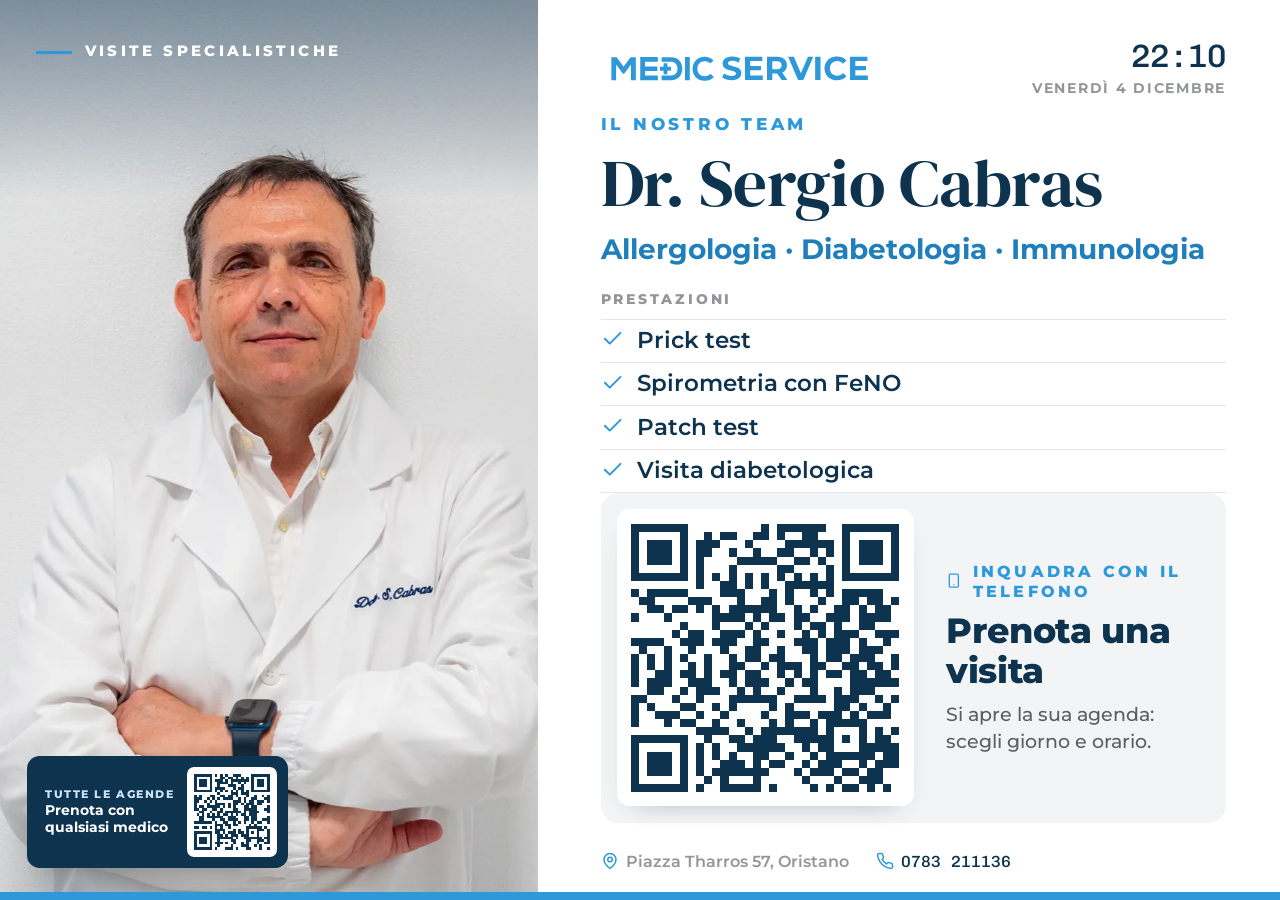
<file: display/index.html>
<!DOCTYPE html>
<html lang="it">
<head>
<meta charset="utf-8">
<meta name="viewport" content="width=device-width, initial-scale=1">
<meta name="robots" content="noindex, nofollow">
<title>Medic Service — Display sala d'attesa</title>
<link rel="icon" href="/assets/monogram.svg">
<link rel="preconnect" href="https://fonts.googleapis.com">
<link rel="preconnect" href="https://fonts.gstatic.com" crossorigin>
<link href="https://fonts.googleapis.com/css2?family=Chivo+Mono:wght@400;500&family=DM+Serif+Display&family=Montserrat:wght@500;600;700;800&display=swap" rel="stylesheet">
<!--
  Display TV per la sala d'attesa: carosello a schermo intero, un medico alla volta,
  con QR code alla sua agenda MioDottore. Ogni tanto una schermata servizio.

  Parametri URL (facoltativi):
    ?t=25        secondi per schermata (default 22)
    ?ogni=4      una schermata servizio ogni N medici (0 = solo medici)
    ?mescola=1   ordine casuale dei medici a ogni giro
    ?da=cadeddu  parte dal medico indicato (utile per controllare una scheda)

  Dati in data.js, generati con: python3 scripts/build-display.py
  Tasti: ← → per scorrere, spazio per pausa, F per schermo intero.
-->
<style>
  :root {
    --navy: #0E334F;
    --brand: #2D99DA;
    --brand-dk: #1F7FBC;
    --blue-pale: #C9E2F4;
    --oak: #C7AA80;
    --g700: #5C5E62;
    --g500: #939599;
    --g150: #E4E5E7;
    --g075: #F3F4F5;
    --paper: #FFFFFF;
    --sans: "Montserrat", system-ui, "Segoe UI", sans-serif;
    --display: "DM Serif Display", Georgia, serif;
    --num: "Chivo Mono", ui-monospace, monospace;
    --fade: 900ms;
  }
  * { box-sizing: border-box; }
  html, body { margin: 0; height: 100%; overflow: hidden; }
  body {
    background: var(--navy);
    color: var(--navy);
    font-family: var(--sans);
    -webkit-font-smoothing: antialiased;
    cursor: none;
  }
  svg { display: block; }

  /* ---------- stage: tutto scala sull'altezza (16:9) ---------- */
  .stage { position: fixed; inset: 0; }
  .slide {
    position: absolute; inset: 0;
    display: grid; grid-template-columns: 42% 58%;
    opacity: 0; transition: opacity var(--fade) ease;
    background: var(--paper);
  }
  .slide.is-on { opacity: 1; }

  /* ---------- colonna immagine ---------- */
  .media { position: relative; overflow: hidden; background: var(--navy); }
  .media img {
    position: absolute; inset: 0; width: 100%; height: 100%;
    object-fit: cover; object-position: 50% 18%;
    transform: scale(1.04); transition: transform 24s linear;
  }
  .slide.is-on .media img { transform: scale(1); }
  .media::before {
    content: ""; position: absolute; inset: 0 0 auto 0; height: 22%; z-index: 1;
    background: linear-gradient(180deg, rgba(14,51,79,.45), rgba(14,51,79,0));
  }
  .media__badge {
    position: absolute; left: 4vh; top: 4.6vh; z-index: 1;
    color: #fff; font-weight: 800; font-size: 1.7vh; letter-spacing: .22em; text-transform: uppercase;
  }
  .media__badge::before {
    content: ""; display: inline-block; width: 4vh; height: .3vh; background: var(--brand);
    vertical-align: middle; margin-right: 1.4vh;
  }
  /* medico senza foto / servizio: pannello navy con monogramma */
  .media--mark { display: flex; align-items: center; justify-content: center; }
  .media--mark .mark-bg {
    position: absolute; right: -14vh; bottom: -12vh; width: 70vh; opacity: .05;
  }
  .media--mark .initials {
    position: relative; z-index: 1;
    width: 34vh; height: 34vh; border-radius: 50%;
    border: .35vh solid rgba(255,255,255,.25);
    display: flex; align-items: center; justify-content: center;
    font-family: var(--display); font-size: 14vh; color: #fff; letter-spacing: .02em;
  }
  .media--mark .service-icon {
    position: relative; z-index: 1;
    width: 36vh; height: 36vh; border-radius: 50%;
    background: rgba(45,153,218,.16); border: .35vh solid rgba(45,153,218,.45);
    display: flex; align-items: center; justify-content: center; color: #fff;
  }
  .media--mark .service-icon svg { width: 16vh; height: 16vh; }

  /* ---------- colonna testo ---------- */
  .body {
    position: relative;
    display: flex; flex-direction: column;
    padding: 12.5vh 6vh 9vh 7vh;
  }
  .eyebrow {
    font-weight: 800; font-size: 1.9vh; letter-spacing: .22em; text-transform: uppercase; color: var(--brand);
  }
  .name {
    font-family: var(--display); font-weight: 400;
    font-size: 7.4vh; line-height: 1.04; letter-spacing: -.01em;
    margin: 1.6vh 0 0;
  }
  .name.is-long { font-size: 6.2vh; }
  .specs {
    margin-top: 1.6vh; font-size: 3.1vh; font-weight: 700; color: var(--brand-dk); line-height: 1.25;
  }
  .lead { margin-top: 2vh; font-size: 2.6vh; line-height: 1.45; color: var(--g700); font-weight: 500; max-width: 80vh; }

  .prest-block { margin-top: 2.6vh; }
  .prest { margin: 0; padding: 0; list-style: none; }
  .prest__title {
    font-size: 1.6vh; font-weight: 800; letter-spacing: .2em; text-transform: uppercase; color: var(--g500);
    margin-bottom: 1.2vh;
  }
  .prest li {
    display: flex; align-items: flex-start;
    font-size: 2.55vh; font-weight: 600; line-height: 1.3; color: var(--navy);
    padding: .7vh 0; border-top: .15vh solid var(--g150);
  }
  .prest li:last-child { border-bottom: .15vh solid var(--g150); }
  .prest li svg { flex: none; width: 2.6vh; height: 2.6vh; color: var(--brand); margin: .15vh 1.5vh 0 0; }

  /* ---------- blocco QR ---------- */
  .book {
    margin-top: auto;
    display: flex; align-items: center;
    background: var(--g075); border-radius: 2vh;
    padding: 1.8vh 3.2vh 1.8vh 1.8vh;
  }
  .qr {
    flex: none; width: 33vh; height: 33vh; padding: 1.6vh;
    background: #fff; border-radius: 1.4vh;
    box-shadow: 0 1.2vh 3vh -2vh rgba(14,51,79,.45);
  }
  .qr svg { width: 100%; height: 100%; fill: var(--navy); }
  .book__copy { margin-left: 3.6vh; }
  .book__kicker {
    display: flex; align-items: center;
    font-size: 1.8vh; font-weight: 800; letter-spacing: .2em; text-transform: uppercase; color: var(--brand);
  }
  .book__kicker svg { width: 2.6vh; height: 2.6vh; margin-right: 1.2vh; }
  .book__title { font-size: 3.9vh; font-weight: 800; line-height: 1.12; margin-top: 1.2vh; letter-spacing: -.01em; }
  .book__note { font-size: 2.1vh; color: var(--g700); font-weight: 500; margin-top: 1.4vh; line-height: 1.4; }
  .book__note b { font-family: var(--num); font-weight: 500; color: var(--navy); white-space: nowrap; }

  /* ---------- cornice fissa: logo, ora, QR generale, avanzamento ---------- */
  .topbar {
    position: fixed; z-index: 5; top: 0; right: 0; left: 42%;
    display: flex; align-items: center; justify-content: space-between;
    padding: 4.4vh 6vh 0 7vh; pointer-events: none;
  }
  .topbar img { height: 5vh; width: auto; }
  .clock { text-align: right; }
  .clock__time { font-family: var(--num); font-size: 3.6vh; font-weight: 500; line-height: 1; }
  .clock__date { font-size: 1.6vh; font-weight: 700; letter-spacing: .12em; text-transform: uppercase; color: var(--g500); margin-top: .8vh; }

  .general {
    position: fixed; z-index: 5; left: 3vh; bottom: 3.6vh;
    box-shadow: 0 1.4vh 4vh -2vh rgba(0,0,0,.5);
    display: flex; align-items: center;
    background: var(--navy); color: #fff; border-radius: 1.4vh; padding: 1.2vh 1.2vh 1.2vh 2vh;
  }
  .general__txt { font-size: 1.5vh; font-weight: 700; line-height: 1.3; margin-right: 1.4vh; }
  .general__txt span { display: block; font-size: 1.25vh; letter-spacing: .14em; text-transform: uppercase; color: var(--blue-pale); font-weight: 800; }
  .general .qr-mini { width: 10vh; height: 10vh; padding: .8vh; background: #fff; border-radius: .8vh; }
  .general .qr-mini svg { width: 100%; height: 100%; fill: var(--navy); }

  .foot {
    position: fixed; z-index: 5; left: 42%; bottom: 0; right: 0;
    padding: 0 0 3.2vh 7vh; font-size: 1.8vh; font-weight: 600; color: var(--g500);
    display: flex; align-items: center;
  }
  .foot svg { width: 2vh; height: 2vh; margin-right: .8vh; color: var(--brand); }
  .foot span { display: inline-flex; align-items: center; margin-right: 3vh; }
  .foot .num { font-family: var(--num); font-weight: 500; color: var(--navy); }

  .progress { position: fixed; z-index: 6; left: 0; right: 0; bottom: 0; height: .9vh; background: rgba(14,51,79,.12); }
  .progress__bar {
    height: 100%; width: 100%; background: var(--brand);
    transform-origin: 0 50%; transform: scaleX(0);
  }
  .paused .progress__bar { background: var(--oak); }

  /* layout stretto (TV in verticale o finestra piccola) */
  @media (max-aspect-ratio: 1/1) {
    .slide { grid-template-columns: 1fr; grid-template-rows: 38% 62%; }
    .topbar { left: 0; top: 38%; padding-top: 3vh; }
    .foot { left: 0; }
    .general { left: auto; right: 3vh; bottom: auto; top: 3vh; }
    .body { padding: 11vh 4vh 9vh; }
  }
</style>
</head>
<body>

<div class="stage" id="stage"></div>

<div class="topbar">
  <img src="/assets/logo-horizontal.svg" alt="Medic Service">
  <div class="clock"><div class="clock__time" id="clockTime">--:--</div><div class="clock__date" id="clockDate"></div></div>
</div>

<div class="foot">
  <span><svg viewBox="0 0 24 24" fill="none" stroke="currentColor" stroke-width="2" stroke-linecap="round" stroke-linejoin="round"><path d="M20 10c0 6-8 12-8 12s-8-6-8-12a8 8 0 0 1 16 0Z"/><circle cx="12" cy="10" r="3"/></svg>Piazza Tharros 57, Oristano</span>
  <span><svg viewBox="0 0 24 24" fill="none" stroke="currentColor" stroke-width="2" stroke-linecap="round" stroke-linejoin="round"><path d="M22 16.92v3a2 2 0 0 1-2.18 2 19.79 19.79 0 0 1-8.63-3.07 19.5 19.5 0 0 1-6-6 19.79 19.79 0 0 1-3.07-8.67A2 2 0 0 1 4.11 2h3a2 2 0 0 1 2 1.72 12.84 12.84 0 0 0 .7 2.81 2 2 0 0 1-.45 2.11L8.09 9.91a16 16 0 0 0 6 6l1.27-1.27a2 2 0 0 1 2.11-.45 12.84 12.84 0 0 0 2.81.7A2 2 0 0 1 22 16.92z"/></svg><span class="num">0783 211136</span></span>
</div>

<div class="general">
  <div class="general__txt"><span>Tutte le agende</span>Prenota con<br>qualsiasi medico</div>
  <div class="qr-mini" id="generalQr"></div>
</div>

<div class="progress"><div class="progress__bar" id="bar"></div></div>

<script src="data.js"></script>
<script>
(function () {
  "use strict";

  var params = new URLSearchParams(location.search);
  function num(key, def) { var v = parseFloat(params.get(key)); return isNaN(v) ? def : v; }

  var CONFIG = {
    seconds: num("t", 22),          // tempo per schermata
    serviceEvery: num("ogni", 4),   // una schermata servizio ogni N medici (0 = mai)
    shuffle: params.get("mescola") === "1",
    reloadAfterHours: 4             // ricarica a fine giro per prendere dati aggiornati
  };

  var DATA = window.DISPLAY_DATA;
  var stage = document.getElementById("stage");
  var bar = document.getElementById("bar");

  var ICONS = {
    check: '<path d="M20 6 9 17l-5-5"/>',
    phone: '<rect width="14" height="20" x="5" y="2" rx="2" ry="2"/><path d="M12 18h.01"/>',
    scan: '<path d="M3 7V5a2 2 0 0 1 2-2h2"/><path d="M17 3h2a2 2 0 0 1 2 2v2"/><path d="M21 17v2a2 2 0 0 1-2 2h-2"/><path d="M7 21H5a2 2 0 0 1-2-2v-2"/><path d="M7 12h10"/>',
    activity: '<path d="M22 12h-4l-3 9L9 3l-3 9H2"/>',
    heart: '<path d="M19 14c1.49-1.46 3-3.21 3-5.5A5.5 5.5 0 0 0 16.5 3c-1.76 0-3 .5-4.5 2-1.5-1.5-2.74-2-4.5-2A5.5 5.5 0 0 0 2 8.5c0 2.3 1.5 4.05 3 5.5l7 7Z"/>',
    sparkles: '<path d="M9.937 15.5A2 2 0 0 0 8.5 14.063l-6.135-1.582a.5.5 0 0 1 0-.962L8.5 9.936A2 2 0 0 0 9.937 8.5l1.582-6.135a.5.5 0 0 1 .963 0L14.063 8.5A2 2 0 0 0 15.5 9.937l6.135 1.581a.5.5 0 0 1 0 .964L15.5 14.063a2 2 0 0 0-1.437 1.437l-1.582 6.135a.5.5 0 0 1-.963 0z"/>'
  };
  function icon(name) {
    return '<svg viewBox="0 0 24 24" fill="none" stroke="currentColor" stroke-width="2" stroke-linecap="round" stroke-linejoin="round">' + (ICONS[name] || ICONS.check) + '</svg>';
  }
  function esc(s) {
    return String(s).replace(/[&<>"]/g, function (c) { return { "&": "&amp;", "<": "&lt;", ">": "&gt;", '"': "&quot;" }[c]; });
  }
  function initials(name) {
    var parts = name.replace(/^(Dr\.ssa|Dr\.|Dott\.ssa|Dott\.|Op\.)\s+/i, "").split(/\s+/);
    return (parts[0].charAt(0) + parts[parts.length - 1].charAt(0)).toUpperCase();
  }

  var MARK_BG = '<img class="mark-bg" src="/assets/monogram-white.svg" alt="">';

  function doctorHtml(d) {
    var media = d.hasPhoto
      ? '<div class="media"><img src="' + esc(d.photo) + '" alt=""><div class="media__badge">' + esc(d.area) + '</div></div>'
      : '<div class="media media--mark">' + MARK_BG + '<div class="initials">' + esc(initials(d.name)) + '</div><div class="media__badge">' + esc(d.area) + '</div></div>';
    var prest = d.prestazioni.slice(0, 4);
    var list = prest.length
      ? '<div class="prest-block"><div class="prest__title">Prestazioni</div><ul class="prest">' +
        prest.map(function (p) { return "<li>" + icon("check") + "<span>" + esc(p) + "</span></li>"; }).join("") +
        "</ul></div>"
      : "";
    var note = d.direct
      ? "Si apre la sua agenda: scegli giorno e orario."
      : "Per prenotare chiedi in accettazione o chiama lo <b>0783 211136</b>.";
    return media +
      '<div class="body">' +
        '<div class="eyebrow">Il nostro team</div>' +
        '<h1 class="name' + (d.name.length > 22 ? " is-long" : "") + '">' + esc(d.name) + "</h1>" +
        '<div class="specs">' + esc(d.specs.join(" · ")) + "</div>" +
        list +
        bookHtml(d.qr, d.direct ? "Prenota una visita" : "Scopri la sua scheda", note) +
      "</div>";
  }

  function serviceHtml(s) {
    return '<div class="media media--mark">' + MARK_BG +
        '<div class="service-icon">' + icon(s.icon) + '</div><div class="media__badge">' + esc(s.eyebrow) + "</div></div>" +
      '<div class="body">' +
        '<div class="eyebrow">I nostri servizi</div>' +
        '<h1 class="name' + (s.title.length > 22 ? " is-long" : "") + '">' + esc(s.title) + "</h1>" +
        '<p class="lead">' + esc(s.text) + "</p>" +
        '<div class="prest-block"><ul class="prest">' +
          s.items.map(function (p) { return "<li>" + icon("check") + "<span>" + esc(p) + "</span></li>"; }).join("") +
        "</ul></div>" +
        bookHtml(s.qr, "Prenota questo servizio", "Si apre la pagina di prenotazione: scegli giorno e orario.") +
      "</div>";
  }

  function bookHtml(qr, title, note) {
    return '<div class="book"><div class="qr">' + qr + "</div>" +
      '<div class="book__copy">' +
        '<div class="book__kicker">' + icon("phone") + "Inquadra con il telefono</div>" +
        '<div class="book__title">' + title + "</div>" +
        '<div class="book__note">' + note + "</div>" +
      "</div></div>";
  }

  /* ---------- sequenza ---------- */
  function shuffled(a) {
    a = a.slice();
    for (var i = a.length - 1; i > 0; i--) { var j = Math.floor(Math.random() * (i + 1)); var t = a[i]; a[i] = a[j]; a[j] = t; }
    return a;
  }
  var serviceCursor = 0;
  function buildSequence() {
    var docs = CONFIG.shuffle ? shuffled(DATA.doctors) : DATA.doctors;
    var seq = [];
    docs.forEach(function (d, i) {
      seq.push({ kind: "doctor", item: d });
      if (CONFIG.serviceEvery > 0 && DATA.services.length && (i + 1) % CONFIG.serviceEvery === 0) {
        seq.push({ kind: "service", item: DATA.services[serviceCursor++ % DATA.services.length] });
      }
    });
    return seq;
  }

  var seq = buildSequence();
  var idx = -1;
  var current = null;
  var timer = null;
  var paused = false;
  var startedAt = Date.now();

  function preload(entry) {
    if (entry && entry.kind === "doctor" && entry.item.hasPhoto) { var im = new Image(); im.src = entry.item.photo; }
  }

  function startBar() {
    bar.style.transition = "none";
    bar.style.transform = "scaleX(0)";
    void bar.offsetWidth;
    bar.style.transition = "transform " + CONFIG.seconds + "s linear";
    bar.style.transform = "scaleX(1)";
  }

  function show(i) {
    if (i >= seq.length) {
      // fine giro: eventuale ricarica per dati aggiornati, solo se il sito risponde
      if ((Date.now() - startedAt) / 36e5 >= CONFIG.reloadAfterHours) {
        fetch("data.js?v=" + Date.now(), { cache: "no-store" })
          .then(function (r) { if (r.ok) location.reload(); })
          .catch(function () {});
      }
      seq = buildSequence();
      i = 0;
    }
    if (i < 0) i = seq.length - 1;
    idx = i;
    var entry = seq[idx];
    var el = document.createElement("section");
    el.className = "slide";
    el.innerHTML = entry.kind === "doctor" ? doctorHtml(entry.item) : serviceHtml(entry.item);
    stage.appendChild(el);
    void el.offsetWidth;
    el.className = "slide is-on";
    var old = current;
    current = el;
    if (old) setTimeout(function () { if (old.parentNode) old.parentNode.removeChild(old); }, 1000);
    preload(seq[idx + 1]);
    schedule();
  }

  function schedule() {
    clearTimeout(timer);
    if (paused) return;
    startBar();
    timer = setTimeout(function () { show(idx + 1); }, CONFIG.seconds * 1000);
  }

  /* ---------- orologio ---------- */
  var GIORNI = ["domenica", "lunedì", "martedì", "mercoledì", "giovedì", "venerdì", "sabato"];
  var MESI = ["gennaio", "febbraio", "marzo", "aprile", "maggio", "giugno", "luglio", "agosto", "settembre", "ottobre", "novembre", "dicembre"];
  function tick() {
    var n = new Date();
    document.getElementById("clockTime").textContent = ("0" + n.getHours()).slice(-2) + ":" + ("0" + n.getMinutes()).slice(-2);
    document.getElementById("clockDate").textContent = GIORNI[n.getDay()] + " " + n.getDate() + " " + MESI[n.getMonth()];
  }

  /* ---------- comandi (telecomando / tastiera) ---------- */
  function fullscreen() {
    var d = document.documentElement;
    var fn = d.requestFullscreen || d.webkitRequestFullscreen;
    if (fn && !(document.fullscreenElement || document.webkitFullscreenElement)) fn.call(d);
  }
  document.addEventListener("keydown", function (e) {
    if (e.key === "ArrowRight") show(idx + 1);
    else if (e.key === "ArrowLeft") show(idx - 1);
    else if (e.key === " " || e.key === "Enter" || e.key === "MediaPlayPause") {
      paused = !paused;
      document.body.classList.toggle("paused", paused);
      if (paused) { clearTimeout(timer); bar.style.transition = "none"; } else schedule();
    }
    else if (e.key === "f" || e.key === "F") fullscreen();
  });
  document.addEventListener("click", fullscreen);

  // evita lo spegnimento dello schermo dove supportato
  function keepAwake() {
    if (navigator.wakeLock && document.visibilityState === "visible") navigator.wakeLock.request("screen").catch(function () {});
  }
  document.addEventListener("visibilitychange", keepAwake);

  document.getElementById("generalQr").innerHTML = DATA.general.qr;
  tick();
  setInterval(tick, 10000);
  keepAwake();
  var startSlug = params.get("da");
  var start = 0;
  seq.forEach(function (e, i) { if (startSlug && e.kind === "doctor" && e.item.slug === startSlug) start = i; });
  show(start);
})();
</script>
</body>
</html>
</file>
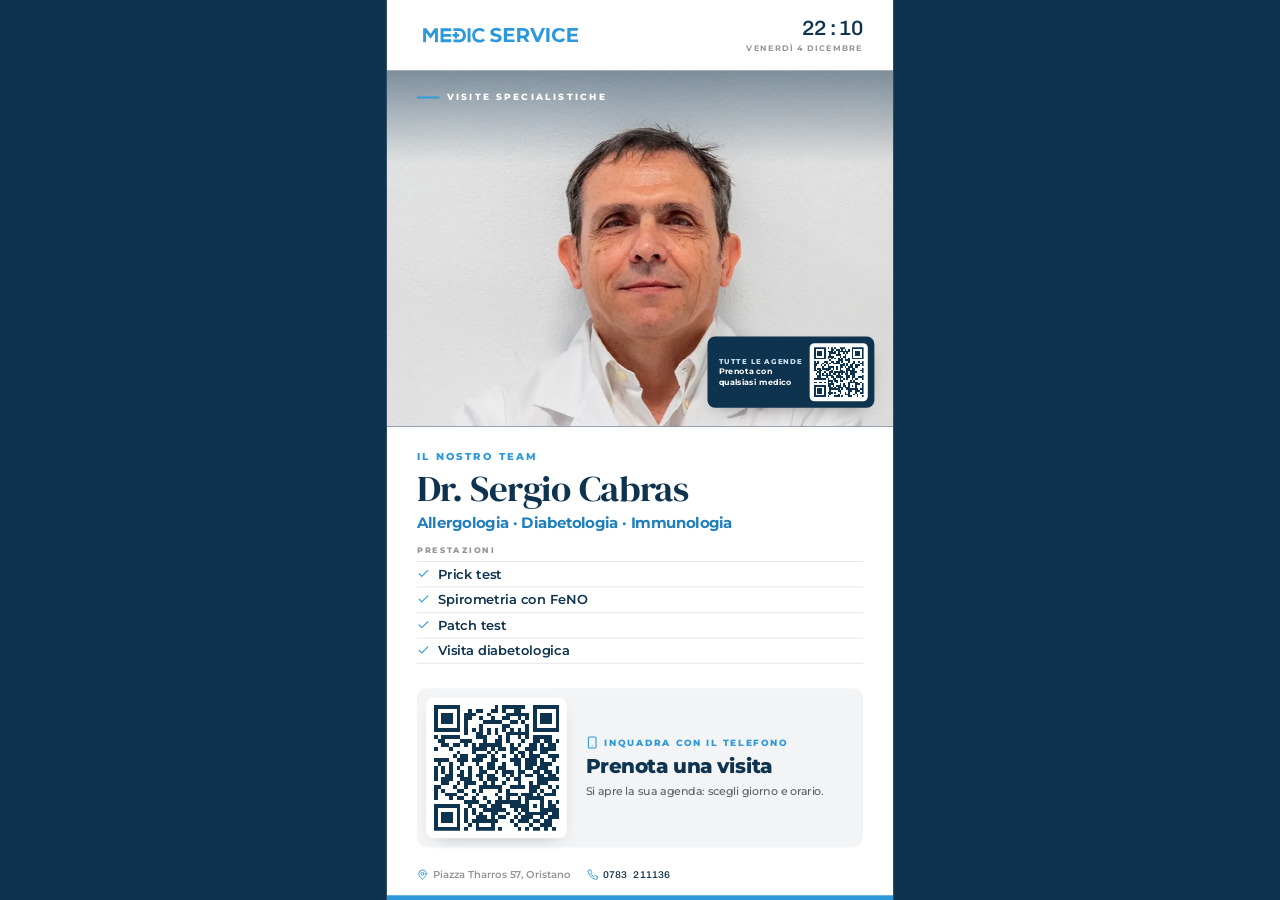
<file: disv/index.html>
<!DOCTYPE html>
<html lang="it">
<head>
<meta charset="utf-8">
<meta name="viewport" content="width=device-width, initial-scale=1">
<meta name="robots" content="noindex, nofollow">
<title>Medic Service — Display sala d'attesa (verticale)</title>
<link rel="icon" href="/assets/monogram.svg">
<link rel="preconnect" href="https://fonts.googleapis.com">
<link rel="preconnect" href="https://fonts.gstatic.com" crossorigin>
<link href="https://fonts.googleapis.com/css2?family=Chivo+Mono:wght@400;500&family=DM+Serif+Display&family=Montserrat:wght@500;600;700;800&display=swap" rel="stylesheet">
<!--
  Display TV per la sala d'attesa — VERSIONE VERTICALE (schermo 9:16, es. 1080×1920).
  Stessi contenuti e stessi dati della versione orizzontale (/display/), letti da /display/data.js.

  La pagina è disegnata su una tela fissa 1080×1920 che si adatta allo schermo.

  Parametri URL (facoltativi):
    ?t=25        secondi per schermata (default 22)
    ?ogni=4      una schermata servizio ogni N medici (0 = solo medici)
    ?mescola=1   ordine casuale dei medici a ogni giro
    ?da=cadeddu  parte dal medico indicato
    ?ruota=90    ruota la pagina di 90° (oppure -90) se la TV è montata in verticale
                 ma il lettore/browser continua a mandare l'immagine in orizzontale

  Tasti: ← → per scorrere, spazio per pausa, F per schermo intero.
-->
<style>
  :root {
    --navy: #0E334F;
    --brand: #2D99DA;
    --brand-dk: #1F7FBC;
    --blue-pale: #C9E2F4;
    --oak: #C7AA80;
    --g700: #5C5E62;
    --g500: #939599;
    --g150: #E4E5E7;
    --g075: #F3F4F5;
    --paper: #FFFFFF;
    --sans: "Montserrat", system-ui, "Segoe UI", sans-serif;
    --display: "DM Serif Display", Georgia, serif;
    --num: "Chivo Mono", ui-monospace, monospace;
    --fade: 900ms;
    --head: 150px;    /* fascia logo + orologio */
    --photo: 760px;   /* altezza area foto */
  }
  * { box-sizing: border-box; }
  html, body { margin: 0; height: 100%; overflow: hidden; }
  body {
    background: var(--navy);
    color: var(--navy);
    font-family: var(--sans);
    -webkit-font-smoothing: antialiased;
    cursor: none;
  }
  svg { display: block; }

  /* ---------- tela fissa 1080×1920, scalata via JS ---------- */
  .canvas {
    position: absolute; left: 0; top: 0;
    width: 1080px; height: 1920px;
    transform-origin: 0 0;
    background: var(--paper);
    overflow: hidden;
  }
  .stage { position: absolute; left: 0; right: 0; top: var(--head); bottom: 0; }
  .slide {
    position: absolute; inset: 0;
    display: grid; grid-template-rows: var(--photo) 1fr;
    opacity: 0; transition: opacity var(--fade) ease;
    background: var(--paper);
  }
  .slide.is-on { opacity: 1; }

  /* ---------- area immagine ---------- */
  .media { position: relative; overflow: hidden; background: var(--navy); }
  .media img {
    position: absolute; inset: 0; width: 100%; height: 100%;
    object-fit: cover; object-position: 50% 18%;
    transform: scale(1.04); transition: transform 24s linear;
  }
  .slide.is-on .media img { transform: scale(1); }
  .media::before {
    content: ""; position: absolute; inset: 0 0 auto 0; height: 26%; z-index: 1;
    background: linear-gradient(180deg, rgba(14,51,79,.45), rgba(14,51,79,0));
  }
  .media__badge {
    position: absolute; left: 64px; top: 44px; z-index: 1;
    color: #fff; font-weight: 800; font-size: 20px; letter-spacing: .22em; text-transform: uppercase;
  }
  .media__badge::before {
    content: ""; display: inline-block; width: 48px; height: 4px; background: var(--brand);
    vertical-align: middle; margin-right: 16px;
  }
  .media--mark { display: flex; align-items: center; justify-content: center; }
  .media--mark .mark-bg {
    position: absolute; right: -140px; bottom: -120px; width: 760px; opacity: .05;
  }
  .media--mark .initials {
    position: relative; z-index: 1;
    width: 380px; height: 380px; border-radius: 50%;
    border: 4px solid rgba(255,255,255,.25);
    display: flex; align-items: center; justify-content: center;
    font-family: var(--display); font-size: 156px; color: #fff; letter-spacing: .02em;
  }
  .media--mark .service-icon {
    position: relative; z-index: 1;
    width: 400px; height: 400px; border-radius: 50%;
    background: rgba(45,153,218,.16); border: 4px solid rgba(45,153,218,.45);
    display: flex; align-items: center; justify-content: center; color: #fff;
  }
  .media--mark .service-icon svg { width: 176px; height: 176px; }

  /* ---------- area testo ---------- */
  .body {
    position: relative;
    display: flex; flex-direction: column;
    padding: 52px 64px 112px;
  }
  .eyebrow {
    font-weight: 800; font-size: 21px; letter-spacing: .22em; text-transform: uppercase; color: var(--brand);
  }
  .name {
    font-family: var(--display); font-weight: 400;
    font-size: 78px; line-height: 1.04; letter-spacing: -.01em;
    margin: 14px 0 0;
  }
  .name.is-long { font-size: 66px; }
  .specs {
    margin-top: 14px; font-size: 31px; font-weight: 700; color: var(--brand-dk); line-height: 1.25;
  }
  .lead { margin-top: 20px; font-size: 28px; line-height: 1.45; color: var(--g700); font-weight: 500; }

  .prest-block { margin-top: 28px; }
  .prest { margin: 0; padding: 0; list-style: none; }
  .prest__title {
    font-size: 18px; font-weight: 800; letter-spacing: .2em; text-transform: uppercase; color: var(--g500);
    margin-bottom: 12px;
  }
  .prest li {
    display: flex; align-items: flex-start;
    font-size: 28px; font-weight: 600; line-height: 1.3; color: var(--navy);
    padding: 8px 0; border-top: 2px solid var(--g150);
  }
  .prest li:last-child { border-bottom: 2px solid var(--g150); }
  .prest li svg { flex: none; width: 28px; height: 28px; color: var(--brand); margin: 3px 16px 0 0; }

  /* ---------- blocco QR ---------- */
  .book {
    margin-top: auto;
    display: flex; align-items: center;
    background: var(--g075); border-radius: 22px;
    padding: 20px 36px 20px 20px;
  }
  .qr {
    flex: none; width: 300px; height: 300px; padding: 16px;
    background: #fff; border-radius: 16px;
    box-shadow: 0 14px 34px -22px rgba(14,51,79,.45);
  }
  .qr svg { width: 100%; height: 100%; fill: var(--navy); }
  .book__copy { margin-left: 40px; }
  .book__kicker {
    display: flex; align-items: center;
    font-size: 19px; font-weight: 800; letter-spacing: .2em; text-transform: uppercase; color: var(--brand);
  }
  .book__kicker svg { width: 28px; height: 28px; margin-right: 12px; }
  .book__title { font-size: 42px; font-weight: 800; line-height: 1.12; margin-top: 14px; letter-spacing: -.01em; }
  .book__note { font-size: 23px; color: var(--g700); font-weight: 500; margin-top: 14px; line-height: 1.4; }
  .book__note b { font-family: var(--num); font-weight: 500; color: var(--navy); white-space: nowrap; }

  /* ---------- cornice fissa ---------- */
  .topbar {
    position: absolute; z-index: 5; top: 0; left: 0; right: 0; height: var(--head);
    display: flex; align-items: center; justify-content: space-between;
    padding: 0 64px; background: var(--paper);
  }
  .topbar img { height: 58px; width: auto; }
  .clock { text-align: right; }
  .clock__time { font-family: var(--num); font-size: 44px; font-weight: 500; line-height: 1; }
  .clock__date { font-size: 18px; font-weight: 700; letter-spacing: .12em; text-transform: uppercase; color: var(--g500); margin-top: 10px; }

  .general {
    position: absolute; z-index: 5; right: 40px; top: calc(var(--head) + var(--photo) - 40px);
    transform: translateY(-100%);
    box-shadow: 0 16px 44px -22px rgba(0,0,0,.5);
    display: flex; align-items: center;
    background: var(--navy); color: #fff; border-radius: 16px; padding: 14px 14px 14px 24px;
  }
  .general__txt { font-size: 18px; font-weight: 700; line-height: 1.3; margin-right: 16px; }
  .general__txt span { display: block; font-size: 15px; letter-spacing: .14em; text-transform: uppercase; color: var(--blue-pale); font-weight: 800; }
  .general .qr-mini { width: 124px; height: 124px; padding: 9px; background: #fff; border-radius: 10px; }
  .general .qr-mini svg { width: 100%; height: 100%; fill: var(--navy); }

  .foot {
    position: absolute; z-index: 5; left: 0; right: 0; bottom: 0;
    padding: 0 64px 42px; font-size: 21px; font-weight: 600; color: var(--g500);
    display: flex; align-items: center;
  }
  .foot svg { width: 24px; height: 24px; margin-right: 10px; color: var(--brand); }
  .foot span { display: inline-flex; align-items: center; margin-right: 36px; }
  .foot .num { font-family: var(--num); font-weight: 500; color: var(--navy); }

  .progress { position: absolute; z-index: 6; left: 0; right: 0; bottom: 0; height: 10px; background: rgba(14,51,79,.12); }
  .progress__bar {
    height: 100%; width: 100%; background: var(--brand);
    transform-origin: 0 50%; transform: scaleX(0);
  }
  .paused .progress__bar { background: var(--oak); }
</style>
</head>
<body>

<div class="canvas" id="canvas">
  <div class="stage" id="stage"></div>

  <div class="topbar">
    <img src="/assets/logo-horizontal.svg" alt="Medic Service">
    <div class="clock"><div class="clock__time" id="clockTime">--:--</div><div class="clock__date" id="clockDate"></div></div>
  </div>

  <div class="general">
    <div class="general__txt"><span>Tutte le agende</span>Prenota con<br>qualsiasi medico</div>
    <div class="qr-mini" id="generalQr"></div>
  </div>

  <div class="foot">
    <span><svg viewBox="0 0 24 24" fill="none" stroke="currentColor" stroke-width="2" stroke-linecap="round" stroke-linejoin="round"><path d="M20 10c0 6-8 12-8 12s-8-6-8-12a8 8 0 0 1 16 0Z"/><circle cx="12" cy="10" r="3"/></svg>Piazza Tharros 57, Oristano</span>
    <span><svg viewBox="0 0 24 24" fill="none" stroke="currentColor" stroke-width="2" stroke-linecap="round" stroke-linejoin="round"><path d="M22 16.92v3a2 2 0 0 1-2.18 2 19.79 19.79 0 0 1-8.63-3.07 19.5 19.5 0 0 1-6-6 19.79 19.79 0 0 1-3.07-8.67A2 2 0 0 1 4.11 2h3a2 2 0 0 1 2 1.72 12.84 12.84 0 0 0 .7 2.81 2 2 0 0 1-.45 2.11L8.09 9.91a16 16 0 0 0 6 6l1.27-1.27a2 2 0 0 1 2.11-.45 12.84 12.84 0 0 0 2.81.7A2 2 0 0 1 22 16.92z"/></svg><span class="num">0783 211136</span></span>
  </div>

  <div class="progress"><div class="progress__bar" id="bar"></div></div>
</div>

<script src="/display/data.js"></script>
<script>
(function () {
  "use strict";

  var params = new URLSearchParams(location.search);
  function num(key, def) { var v = parseFloat(params.get(key)); return isNaN(v) ? def : v; }

  var CONFIG = {
    seconds: num("t", 22),
    serviceEvery: num("ogni", 4),
    shuffle: params.get("mescola") === "1",
    rotate: num("ruota", 0),        // 0, 90 o -90
    reloadAfterHours: 4
  };

  /* ---------- adatta la tela 1080×1920 allo schermo ---------- */
  var canvas = document.getElementById("canvas");
  var W = 1080, H = 1920;
  function fit() {
    var vw = window.innerWidth, vh = window.innerHeight;
    var rot = CONFIG.rotate === 90 || CONFIG.rotate === -90 || CONFIG.rotate === 270;
    var aw = rot ? vh : vw, ah = rot ? vw : vh;     // spazio disponibile per la tela
    var s = Math.min(aw / W, ah / H);
    var w = W * s, h = H * s;
    var tf;
    if (!rot) {
      tf = "translate(" + (vw - w) / 2 + "px," + (vh - h) / 2 + "px) scale(" + s + ")";
    } else if (CONFIG.rotate === 90) {
      tf = "translate(" + ((vw - h) / 2 + h) + "px," + (vh - w) / 2 + "px) rotate(90deg) scale(" + s + ")";
    } else {
      tf = "translate(" + (vw - h) / 2 + "px," + ((vh - w) / 2 + w) + "px) rotate(-90deg) scale(" + s + ")";
    }
    canvas.style.transform = tf;
  }
  window.addEventListener("resize", fit);
  fit();

  var DATA = window.DISPLAY_DATA;
  var stage = document.getElementById("stage");
  var bar = document.getElementById("bar");

  var ICONS = {
    check: '<path d="M20 6 9 17l-5-5"/>',
    phone: '<rect width="14" height="20" x="5" y="2" rx="2" ry="2"/><path d="M12 18h.01"/>',
    scan: '<path d="M3 7V5a2 2 0 0 1 2-2h2"/><path d="M17 3h2a2 2 0 0 1 2 2v2"/><path d="M21 17v2a2 2 0 0 1-2 2h-2"/><path d="M7 21H5a2 2 0 0 1-2-2v-2"/><path d="M7 12h10"/>',
    activity: '<path d="M22 12h-4l-3 9L9 3l-3 9H2"/>',
    heart: '<path d="M19 14c1.49-1.46 3-3.21 3-5.5A5.5 5.5 0 0 0 16.5 3c-1.76 0-3 .5-4.5 2-1.5-1.5-2.74-2-4.5-2A5.5 5.5 0 0 0 2 8.5c0 2.3 1.5 4.05 3 5.5l7 7Z"/>',
    sparkles: '<path d="M9.937 15.5A2 2 0 0 0 8.5 14.063l-6.135-1.582a.5.5 0 0 1 0-.962L8.5 9.936A2 2 0 0 0 9.937 8.5l1.582-6.135a.5.5 0 0 1 .963 0L14.063 8.5A2 2 0 0 0 15.5 9.937l6.135 1.581a.5.5 0 0 1 0 .964L15.5 14.063a2 2 0 0 0-1.437 1.437l-1.582 6.135a.5.5 0 0 1-.963 0z"/>'
  };
  function icon(name) {
    return '<svg viewBox="0 0 24 24" fill="none" stroke="currentColor" stroke-width="2" stroke-linecap="round" stroke-linejoin="round">' + (ICONS[name] || ICONS.check) + '</svg>';
  }
  function esc(s) {
    return String(s).replace(/[&<>"]/g, function (c) { return { "&": "&amp;", "<": "&lt;", ">": "&gt;", '"': "&quot;" }[c]; });
  }
  function initials(name) {
    var parts = name.replace(/^(Dr\.ssa|Dr\.|Dott\.ssa|Dott\.|Op\.)\s+/i, "").split(/\s+/);
    return (parts[0].charAt(0) + parts[parts.length - 1].charAt(0)).toUpperCase();
  }

  var MARK_BG = '<img class="mark-bg" src="/assets/monogram-white.svg" alt="">';

  function doctorHtml(d) {
    var media = d.hasPhoto
      ? '<div class="media"><img src="' + esc(d.photo) + '" alt=""><div class="media__badge">' + esc(d.area) + '</div></div>'
      : '<div class="media media--mark">' + MARK_BG + '<div class="initials">' + esc(initials(d.name)) + '</div><div class="media__badge">' + esc(d.area) + '</div></div>';
    var prest = d.prestazioni.slice(0, 4);
    var list = prest.length
      ? '<div class="prest-block"><div class="prest__title">Prestazioni</div><ul class="prest">' +
        prest.map(function (p) { return "<li>" + icon("check") + "<span>" + esc(p) + "</span></li>"; }).join("") +
        "</ul></div>"
      : "";
    var note = d.direct
      ? "Si apre la sua agenda: scegli giorno e orario."
      : "Per prenotare chiedi in accettazione o chiama lo <b>0783 211136</b>.";
    return media +
      '<div class="body">' +
        '<div class="eyebrow">Il nostro team</div>' +
        '<h1 class="name' + (d.name.length > 22 ? " is-long" : "") + '">' + esc(d.name) + "</h1>" +
        '<div class="specs">' + esc(d.specs.join(" · ")) + "</div>" +
        list +
        bookHtml(d.qr, d.direct ? "Prenota una visita" : "Scopri la sua scheda", note) +
      "</div>";
  }

  function serviceHtml(s) {
    return '<div class="media media--mark">' + MARK_BG +
        '<div class="service-icon">' + icon(s.icon) + '</div><div class="media__badge">' + esc(s.eyebrow) + "</div></div>" +
      '<div class="body">' +
        '<div class="eyebrow">I nostri servizi</div>' +
        '<h1 class="name' + (s.title.length > 22 ? " is-long" : "") + '">' + esc(s.title) + "</h1>" +
        '<p class="lead">' + esc(s.text) + "</p>" +
        '<div class="prest-block"><ul class="prest">' +
          s.items.map(function (p) { return "<li>" + icon("check") + "<span>" + esc(p) + "</span></li>"; }).join("") +
        "</ul></div>" +
        bookHtml(s.qr, "Prenota questo servizio", "Si apre la pagina di prenotazione: scegli giorno e orario.") +
      "</div>";
  }

  function bookHtml(qr, title, note) {
    return '<div class="book"><div class="qr">' + qr + "</div>" +
      '<div class="book__copy">' +
        '<div class="book__kicker">' + icon("phone") + "Inquadra con il telefono</div>" +
        '<div class="book__title">' + title + "</div>" +
        '<div class="book__note">' + note + "</div>" +
      "</div></div>";
  }

  /* ---------- sequenza ---------- */
  function shuffled(a) {
    a = a.slice();
    for (var i = a.length - 1; i > 0; i--) { var j = Math.floor(Math.random() * (i + 1)); var t = a[i]; a[i] = a[j]; a[j] = t; }
    return a;
  }
  var serviceCursor = 0;
  function buildSequence() {
    var docs = CONFIG.shuffle ? shuffled(DATA.doctors) : DATA.doctors;
    var seq = [];
    docs.forEach(function (d, i) {
      seq.push({ kind: "doctor", item: d });
      if (CONFIG.serviceEvery > 0 && DATA.services.length && (i + 1) % CONFIG.serviceEvery === 0) {
        seq.push({ kind: "service", item: DATA.services[serviceCursor++ % DATA.services.length] });
      }
    });
    return seq;
  }

  var seq = buildSequence();
  var idx = -1;
  var current = null;
  var timer = null;
  var paused = false;
  var startedAt = Date.now();

  function preload(entry) {
    if (entry && entry.kind === "doctor" && entry.item.hasPhoto) { var im = new Image(); im.src = entry.item.photo; }
  }

  function startBar() {
    bar.style.transition = "none";
    bar.style.transform = "scaleX(0)";
    void bar.offsetWidth;
    bar.style.transition = "transform " + CONFIG.seconds + "s linear";
    bar.style.transform = "scaleX(1)";
  }

  function show(i) {
    if (i >= seq.length) {
      if ((Date.now() - startedAt) / 36e5 >= CONFIG.reloadAfterHours) {
        fetch("/display/data.js?v=" + Date.now(), { cache: "no-store" })
          .then(function (r) { if (r.ok) location.reload(); })
          .catch(function () {});
      }
      seq = buildSequence();
      i = 0;
    }
    if (i < 0) i = seq.length - 1;
    idx = i;
    var entry = seq[idx];
    var el = document.createElement("section");
    el.className = "slide";
    el.innerHTML = entry.kind === "doctor" ? doctorHtml(entry.item) : serviceHtml(entry.item);
    stage.appendChild(el);
    void el.offsetWidth;
    el.className = "slide is-on";
    var old = current;
    current = el;
    if (old) setTimeout(function () { if (old.parentNode) old.parentNode.removeChild(old); }, 1000);
    preload(seq[idx + 1]);
    schedule();
  }

  function schedule() {
    clearTimeout(timer);
    if (paused) return;
    startBar();
    timer = setTimeout(function () { show(idx + 1); }, CONFIG.seconds * 1000);
  }

  /* ---------- orologio ---------- */
  var GIORNI = ["domenica", "lunedì", "martedì", "mercoledì", "giovedì", "venerdì", "sabato"];
  var MESI = ["gennaio", "febbraio", "marzo", "aprile", "maggio", "giugno", "luglio", "agosto", "settembre", "ottobre", "novembre", "dicembre"];
  function tick() {
    var n = new Date();
    document.getElementById("clockTime").textContent = ("0" + n.getHours()).slice(-2) + ":" + ("0" + n.getMinutes()).slice(-2);
    document.getElementById("clockDate").textContent = GIORNI[n.getDay()] + " " + n.getDate() + " " + MESI[n.getMonth()];
  }

  /* ---------- comandi ---------- */
  function fullscreen() {
    var d = document.documentElement;
    var fn = d.requestFullscreen || d.webkitRequestFullscreen;
    if (fn && !(document.fullscreenElement || document.webkitFullscreenElement)) fn.call(d);
  }
  document.addEventListener("keydown", function (e) {
    if (e.key === "ArrowRight") show(idx + 1);
    else if (e.key === "ArrowLeft") show(idx - 1);
    else if (e.key === " " || e.key === "Enter" || e.key === "MediaPlayPause") {
      paused = !paused;
      document.body.classList.toggle("paused", paused);
      if (paused) { clearTimeout(timer); bar.style.transition = "none"; } else schedule();
    }
    else if (e.key === "f" || e.key === "F") fullscreen();
  });
  document.addEventListener("click", fullscreen);

  function keepAwake() {
    if (navigator.wakeLock && document.visibilityState === "visible") navigator.wakeLock.request("screen").catch(function () {});
  }
  document.addEventListener("visibilitychange", keepAwake);

  document.getElementById("generalQr").innerHTML = DATA.general.qr;
  tick();
  setInterval(tick, 10000);
  keepAwake();
  var startSlug = params.get("da");
  var start = 0;
  seq.forEach(function (e, i) { if (startSlug && e.kind === "doctor" && e.item.slug === startSlug) start = i; });
  show(start);
})();
</script>
</body>
</html>
</file>
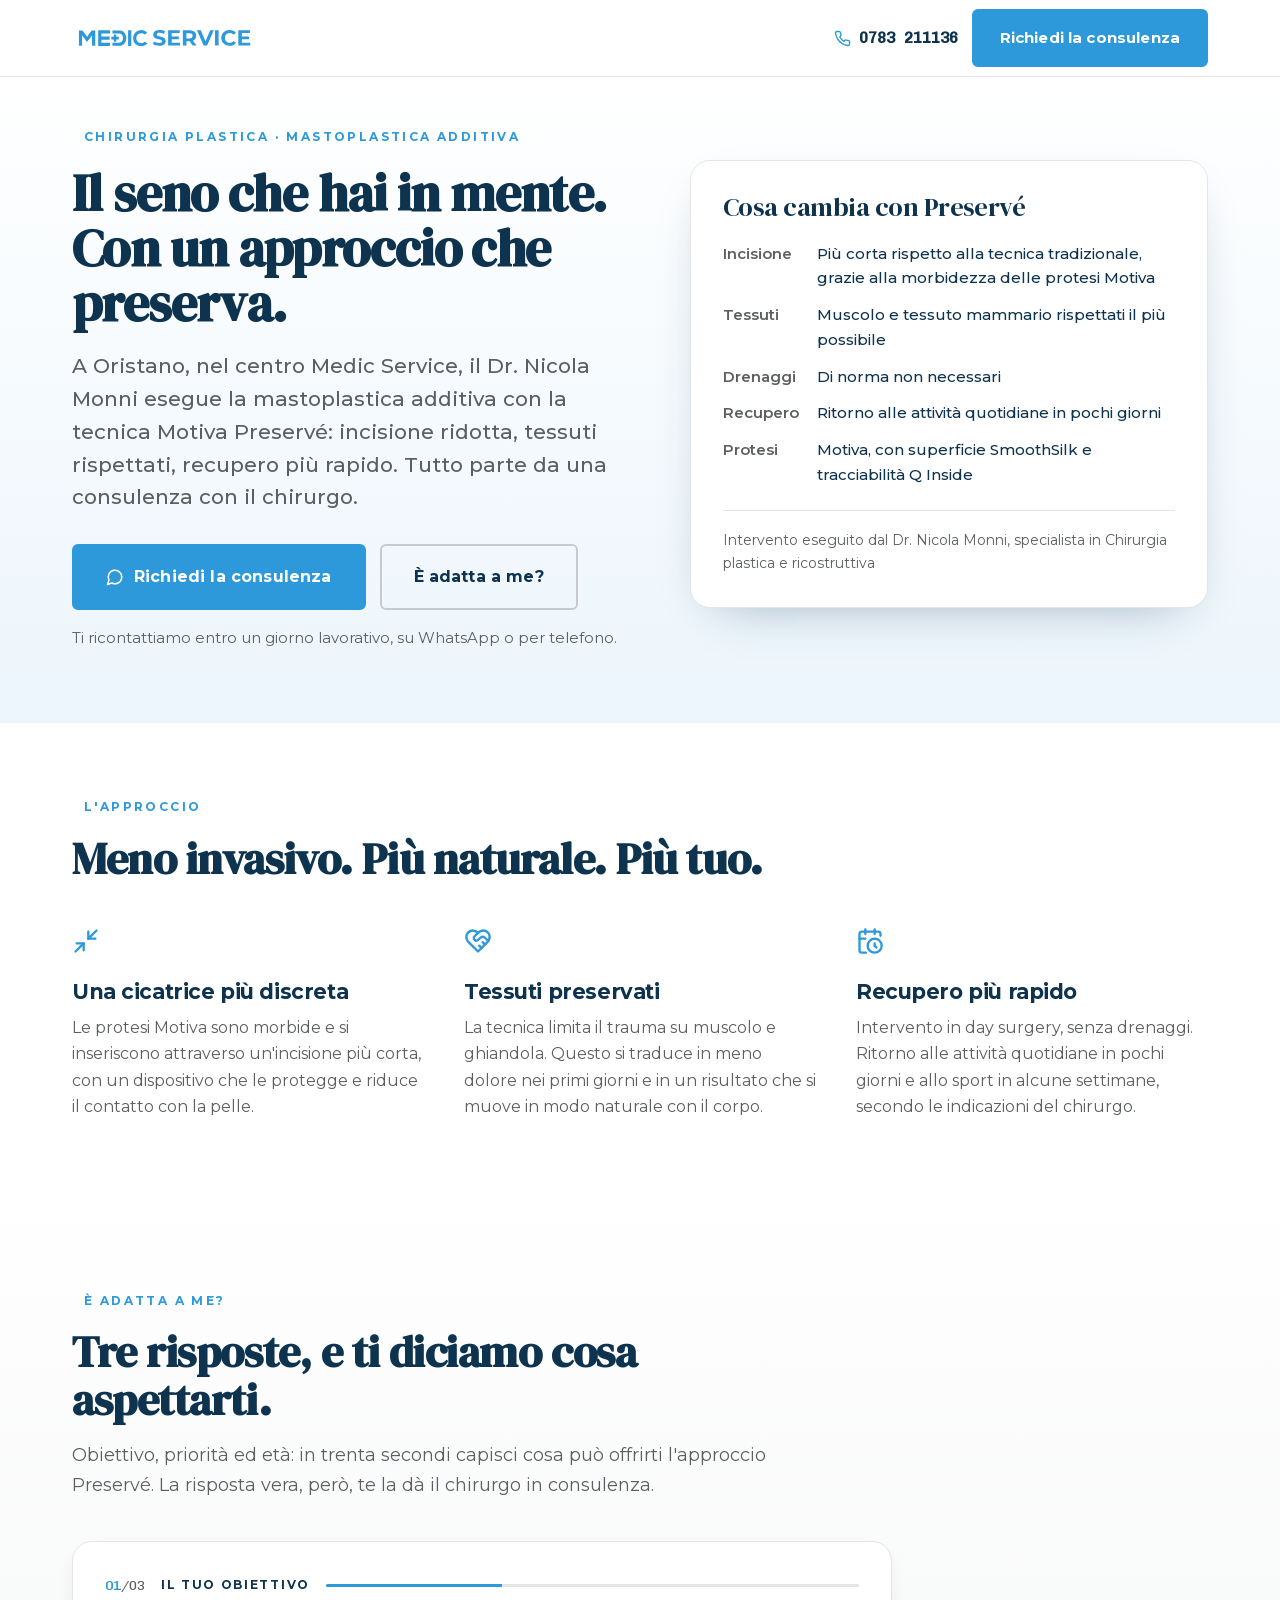
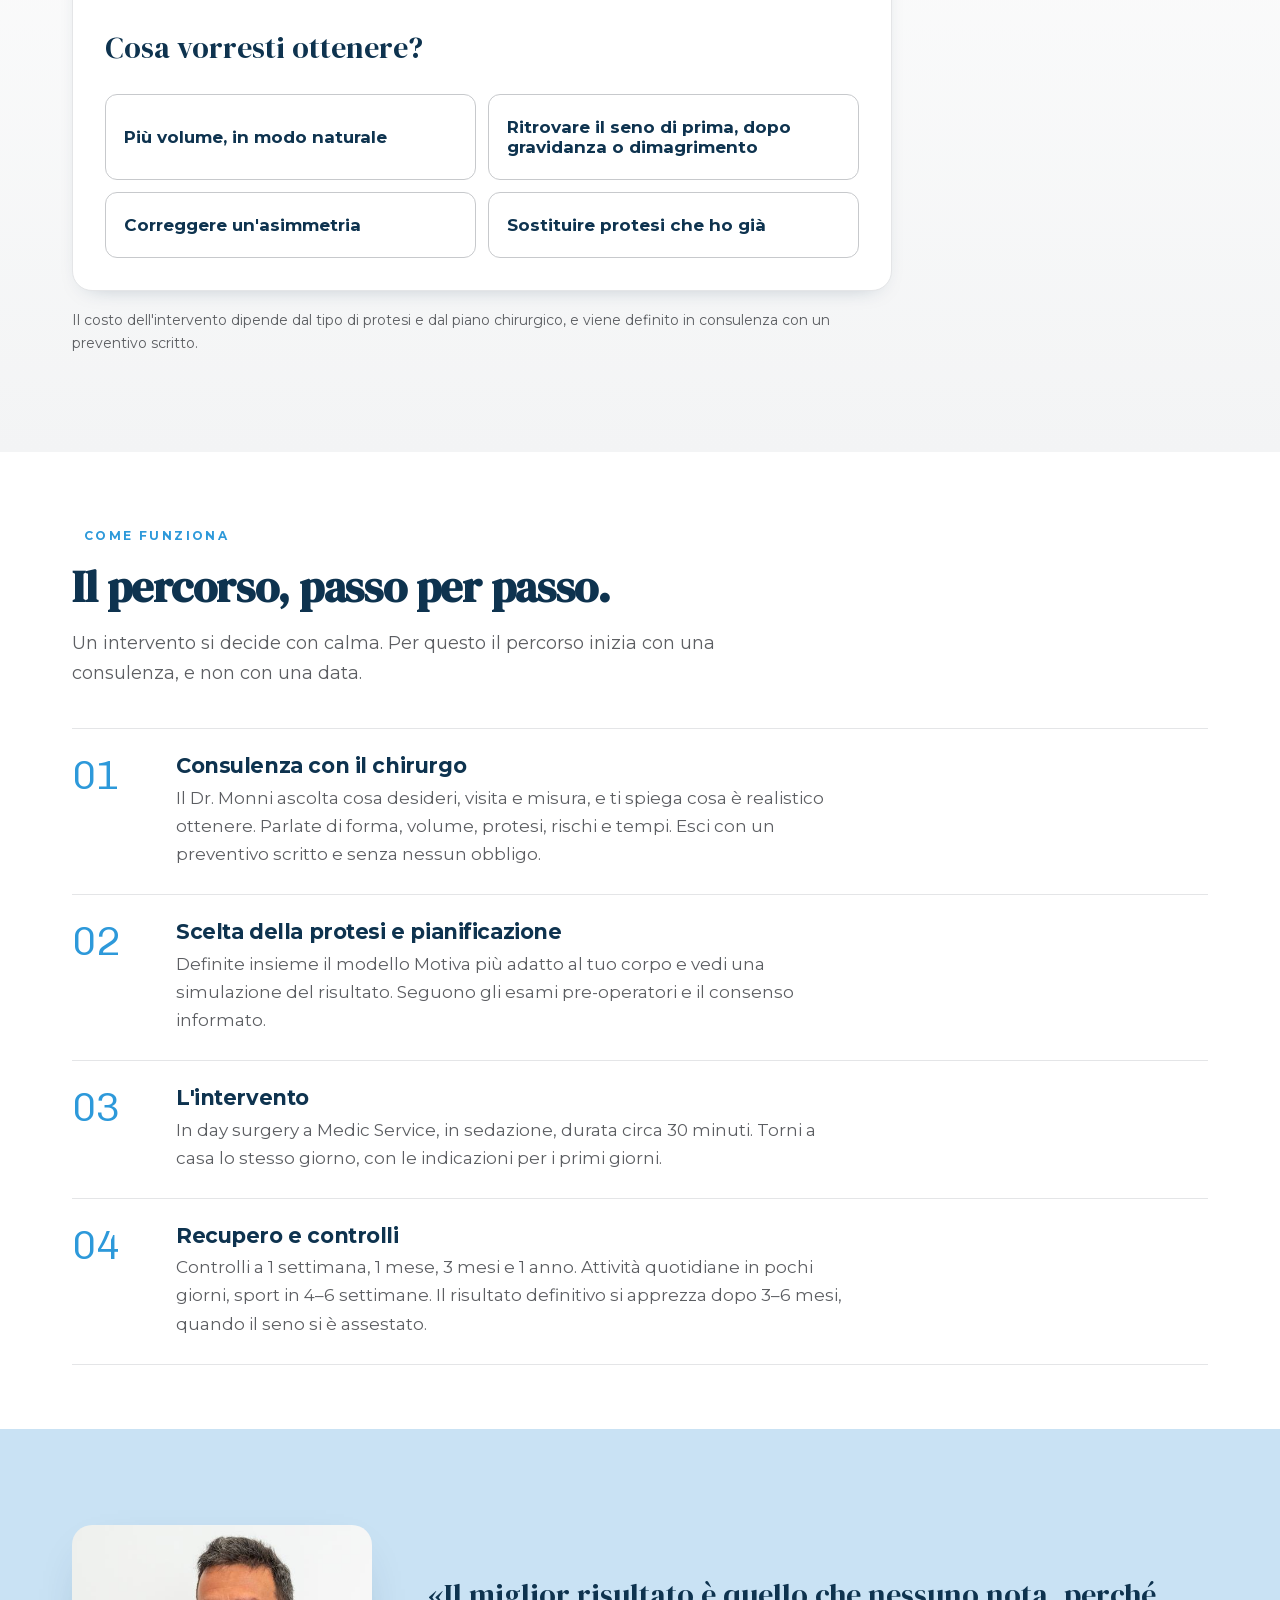
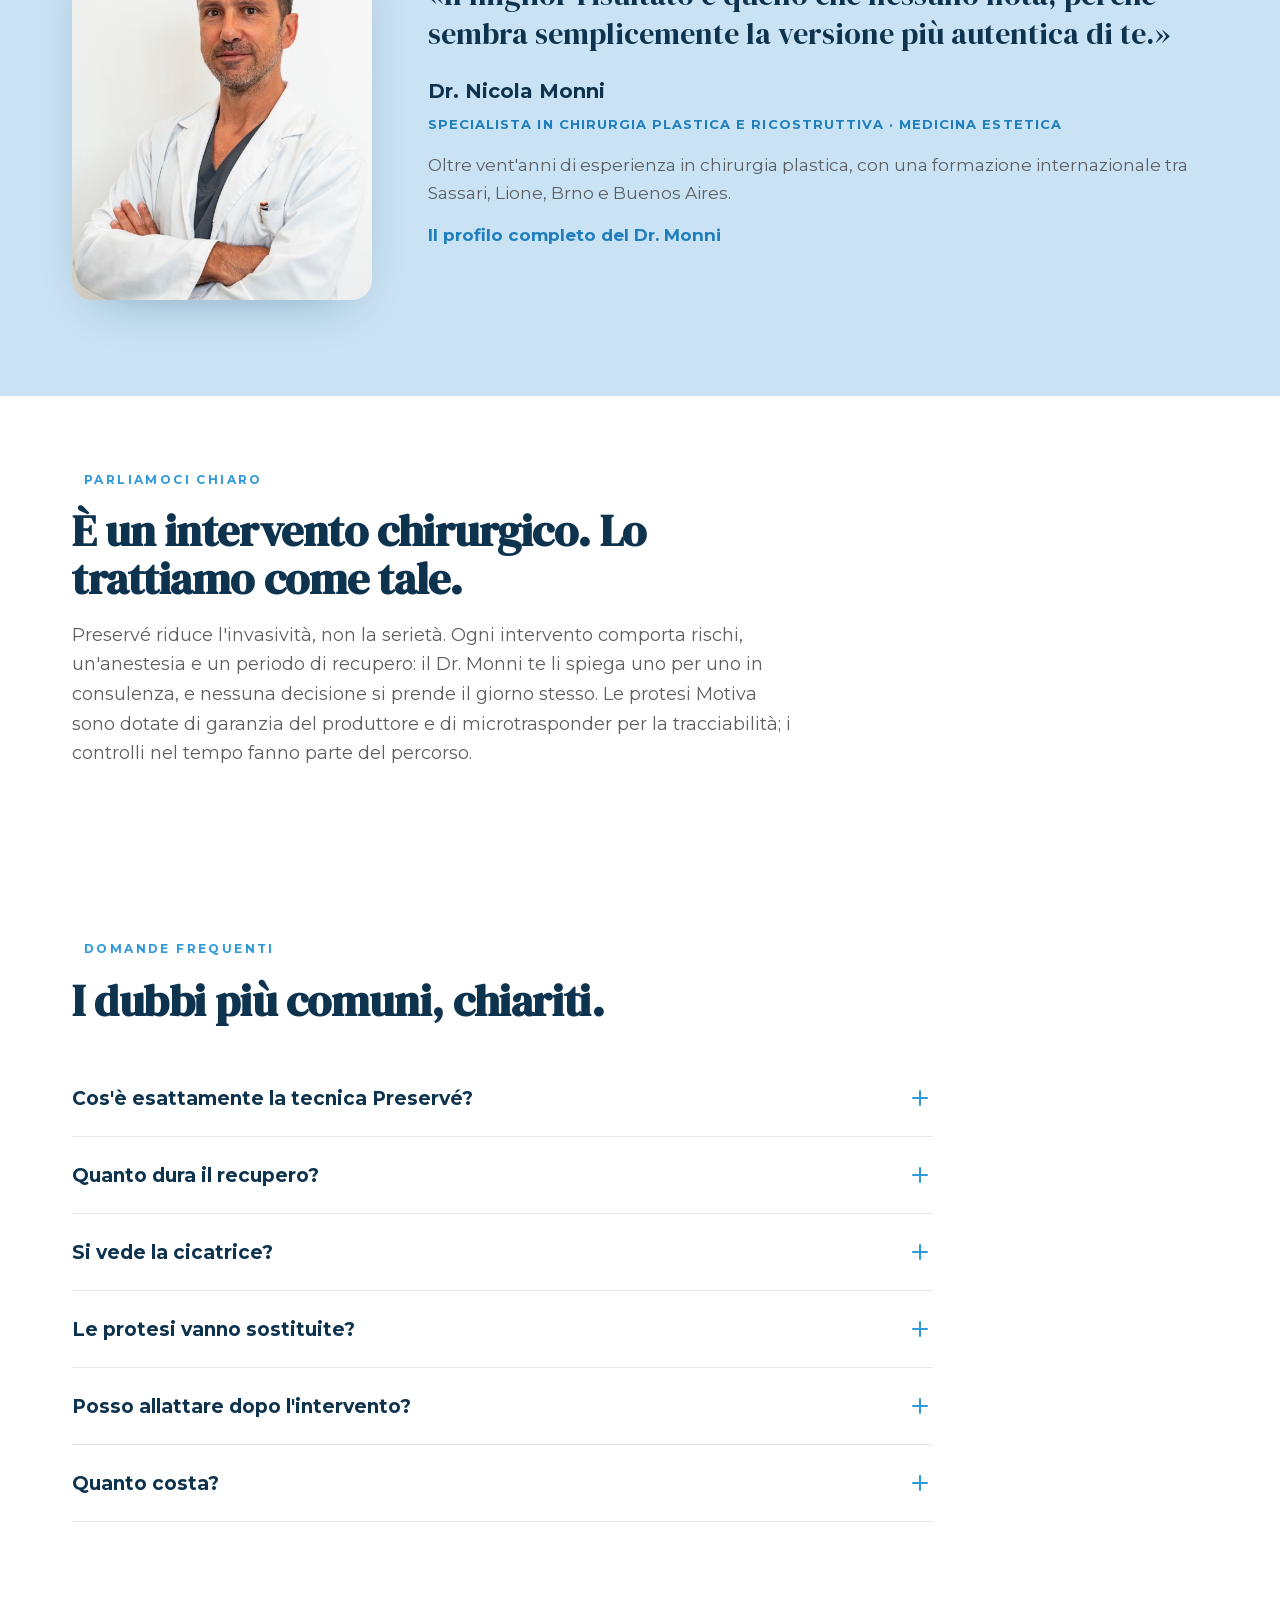
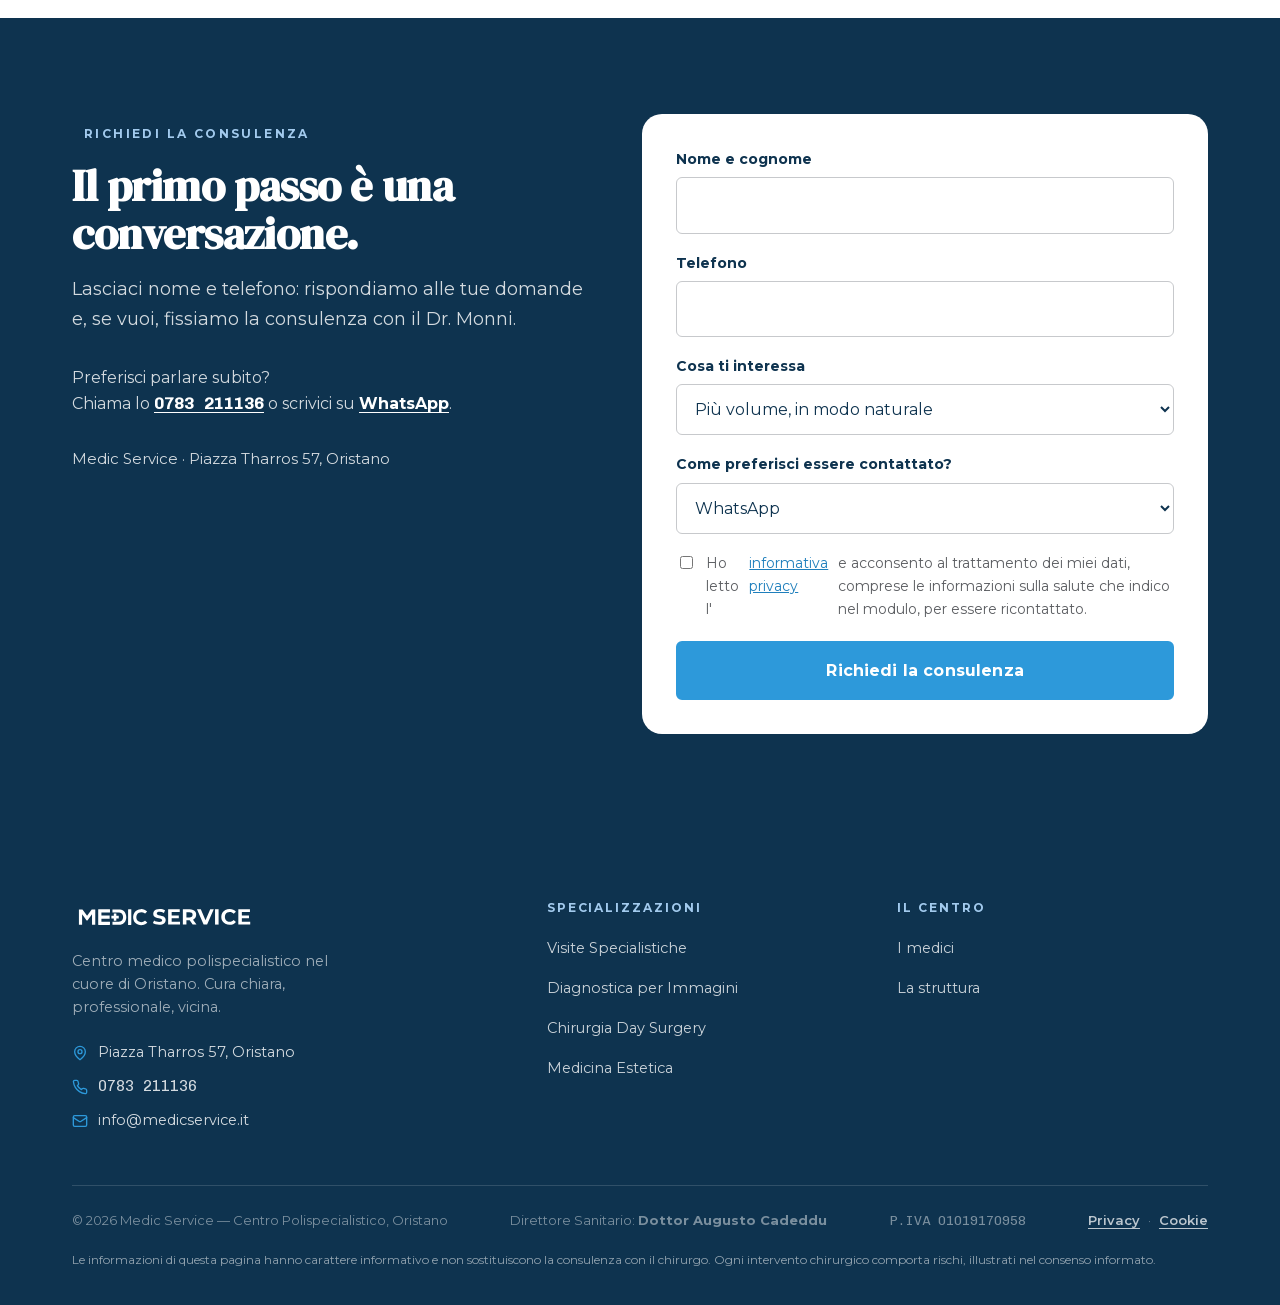
<file: mastoplastica/index.html>
<!DOCTYPE html>
<html lang="it">
<head>


<link rel="canonical" href="https://medicservice.eu/mastoplastica/">
<meta charset="utf-8">
<meta name="viewport" content="width=device-width, initial-scale=1, viewport-fit=cover">


<title>Mastoplastica additiva Motiva Preservé — Dr. Nicola Monni, Oristano</title>
<meta name="description" content="Mastoplastica additiva con tecnica Motiva Preservé a Oristano, con il Dr. Nicola Monni: incisione ridotta, tessuti preservati, recupero più rapido. Prenota la consulenza.">
<meta property="og:title" content="Mastoplastica additiva Motiva Preservé — Dr. Nicola Monni, Oristano">
<meta property="og:description" content="Un approccio che preserva i tessuti. Consulenza con il chirurgo a Medic Service, Oristano.">
<meta property="og:image" content="https://medicservice.eu/mastoplastica/og.jpg">
<meta property="og:type" content="website">
<link rel="stylesheet" href="fonts/fonts.css">
<link rel="icon" href="https://medicservice.eu/assets/monogram.svg">
<style>
/* ============================================================
   MEDIC SERVICE — Restyling Web 2026
   Shared design system. Built on the brand-basics identity:
   Montserrat + Chivo Mono numerals, medical blue / navy / white,
   flat ink-on-paper surfaces, heavy structural rules.
   ============================================================ */

:root {
  /* palette */
  --navy:       #0E334F;
  --brand:      #2D99DA;
  --brand-dk:   #1F7FBC;
  --grey:       #939599;
  --paper:      #FFFFFF;
  --blue-mid:   #4873A2;
  --blue-light: #A2CAED;
  --blue-pale:  #C9E2F4;
  --floor:      #2BA7E0;   /* the clinic's signature floor cyan */
  --oak:        #C7AA80;   /* warm wood accent from the interiors */
  --oak-soft:   #EFE6D7;
  --donna:      var(--brand);    /* estetica: nessun accento rosa — usa il blu del brand */
  --donna-dk:   var(--brand-dk);

  --g700: #5C5E62;
  --g500: #939599;
  --g300: #C7C9CC;
  --g150: #E4E5E7;
  --g075: #F3F4F5;

  --ink: var(--navy);
  --line: var(--g150);

  --sans: "Montserrat", system-ui, -apple-system, "Segoe UI", sans-serif;
  --display: "DM Serif Display", Georgia, "Times New Roman", serif; /* titoli only */
  --num:  "Chivo Mono", ui-monospace, monospace;

  --maxw: 1200px;
  --r-sm: 6px;
  --r-md: 12px;
  --r-lg: 20px;
  --shadow: 0 18px 50px -28px rgba(14,51,79,.45);
  --shadow-sm: 0 8px 24px -16px rgba(14,51,79,.4);
  --ease: cubic-bezier(.22,.61,.36,1);
}

* { box-sizing: border-box; }
html { scroll-behavior: smooth; -webkit-text-size-adjust: 100%; }
body {
  margin: 0;
  font-family: var(--sans);
  color: var(--ink);
  background: var(--paper);
  font-size: 17px;
  line-height: 1.65;
  -webkit-font-smoothing: antialiased;
  text-rendering: optimizeLegibility;
}
img { max-width: 100%; display: block; }
a { color: inherit; text-decoration: none; }
button { font-family: inherit; cursor: pointer; }
h1,h2,h3,h4 { margin: 0; line-height: 1.08; letter-spacing: -.02em; font-weight: 800; }
/* Titoli (display + title roles) use the brand display serif, Regular weight */
.display, .h1, .h2, .hero h1 { font-family: var(--display); font-weight: 700; }
p { margin: 0; }
::selection { background: var(--brand); color: #fff; }

/* ---------------- layout ---------------- */
.container { width: 100%; max-width: var(--maxw); margin-inline: auto; padding-inline: 32px; }
.section { padding: 96px 0; }
.section--tight { padding: 64px 0; }
.bg-tint { background: linear-gradient(180deg, #fff 0%, var(--g075) 100%); }
.bg-pale { background: var(--blue-pale); }
.bg-navy { background: var(--navy); color: #fff; }

/* ---------------- type roles ---------------- */
.eyebrow {
  display: inline-flex; align-items: center; gap: 12px;
  font-weight: 800; font-size: 12px; letter-spacing: .2em;
  text-transform: uppercase; color: var(--brand);
}
.eyebrow .num { font-family: var(--num); font-weight: 400; color: var(--grey); font-size: 13px; letter-spacing: .04em; }
.eyebrow::before { content: ""; }
.eyebrow--line::after { content: ""; width: 38px; height: 2px; background: var(--brand); }

.display { font-size: clamp(40px, 6vw, 76px); letter-spacing: -.015em; line-height: 1.04; }
.h1 { font-size: clamp(34px, 4.4vw, 52px); letter-spacing: -.012em; line-height: 1.06; }
.h2 { font-size: clamp(30px, 3.6vw, 44px); letter-spacing: -.01em; line-height: 1.08; }
.h3 { font-size: clamp(20px, 2vw, 26px); }
.lead { font-size: clamp(18px, 1.6vw, 21px); line-height: 1.6; color: var(--g700); font-weight: 500; }
.muted { color: var(--g700); }
.num { font-family: var(--num); font-variant-numeric: tabular-nums; }
.sec-head { max-width: 720px; }
.sec-head .h2 { margin-top: 18px; }
.sec-head p { margin-top: 18px; color: var(--g700); font-size: 18px; }

/* ---------------- buttons ---------------- */
.btn {
  display: inline-flex; align-items: center; gap: 10px;
  font-weight: 700; font-size: 15px; letter-spacing: .01em;
  padding: 15px 26px; border-radius: var(--r-sm);
  border: 2px solid transparent; transition: all .18s var(--ease);
  white-space: nowrap;
}
.btn svg { width: 18px; height: 18px; }
.btn--primary { background: var(--brand); color: #fff; border-color: var(--brand); }
.btn--primary:hover { background: var(--brand-dk); border-color: var(--brand-dk); transform: translateY(-1px); }
.btn--solid-navy { background: var(--navy); color: #fff; border-color: var(--navy); }
.btn--solid-navy:hover { background: #0a2740; transform: translateY(-1px); }
.btn--outline { background: transparent; color: var(--navy); border-color: var(--g300); }
.btn--outline:hover { border-color: var(--navy); }
.btn--ghost-light { background: rgba(255,255,255,.12); color: #fff; border-color: rgba(255,255,255,.5); backdrop-filter: blur(4px); }
.btn--ghost-light:hover { background: rgba(255,255,255,.22); }
.btn--lg { padding: 18px 32px; font-size: 16px; }
.btn--block { width: 100%; justify-content: center; }
.btn--donna { background: var(--brand); color: #fff; border-color: var(--brand); }
.btn--donna:hover { background: var(--brand-dk); border-color: var(--brand-dk); transform: translateY(-1px); }

/* ---------------- header ---------------- */
.site-header {
  position: sticky; top: 0; z-index: 60;
  background: rgba(255,255,255,.9);
  backdrop-filter: saturate(140%) blur(12px);
  border-bottom: 1px solid var(--line);
  transition: box-shadow .2s var(--ease);
}
.site-header.scrolled { box-shadow: 0 6px 24px -18px rgba(14,51,79,.6); }
.nav { display: flex; align-items: center; justify-content: space-between; height: 76px; gap: 24px; }
@media (min-width: 861px) and (max-width: 1080px) { .nav__links { gap: 22px; } .nav__cta { gap: 10px; } }
.nav__logo img { height: 30px; width: auto; }
.nav__links { display: flex; align-items: center; gap: 32px; }
.nav__links a { font-weight: 600; font-size: 15px; color: var(--navy); position: relative; padding: 6px 0; white-space: nowrap; }
.nav__links a::after {
  content:""; position:absolute; left:0; bottom:-2px; height:2px; width:0; background: var(--brand);
  transition: width .2s var(--ease);
}
.nav__links a:hover::after, .nav__links a.active::after { width: 100%; }
.nav__links a.active { color: var(--brand); }
.nav__cta { display: flex; align-items: center; gap: 14px; }
.nav__tel { display: inline-flex; align-items: center; gap: 8px; font-weight: 700; font-size: 15px; color: var(--navy); white-space: nowrap; }
.nav__tel .num { font-size: 15px; }
.nav__tel svg { width: 17px; height: 17px; color: var(--brand); }
.nav__burger { display: none; background: none; border: 0; padding: 8px; color: var(--navy); }
.nav__burger svg { width: 28px; height: 28px; }

/* mobile drawer */
.drawer { position: fixed; inset: 0; z-index: 80; display: none; }
.drawer.open { display: block; }
.drawer__scrim { position: absolute; inset: 0; background: rgba(14,51,79,.4); z-index: 0; }
.drawer__panel {
  position: absolute; top: 0; right: 0; height: 100%; width: min(82%, 360px); z-index: 1;
  background: #fff; padding: 28px 26px; display: flex; flex-direction: column; gap: 8px;
  box-shadow: -20px 0 60px -30px rgba(14,51,79,.6);
}
.drawer__panel a { font-weight: 700; font-size: 18px; padding: 14px 0; border-bottom: 1px solid var(--line); }
.drawer__close { align-self: flex-end; background: none; border: 0; color: var(--navy); padding: 4px; margin-bottom: 8px; }
.drawer__close svg { width: 26px; height: 26px; }

/* ---------------- hero ---------------- */
.hero { position: relative; overflow: hidden; background: var(--navy); min-height: 100svh; display: flex; align-items: center; }
.hero__media { position: absolute; inset: 0; }
.hero__media img { width: 100%; height: 100%; object-fit: cover; animation: kenburns 22s ease-out infinite alternate; }
@keyframes kenburns { from { transform: scale(1.04); } to { transform: scale(1.14); } }
.hero__scrim { position: absolute; inset: 0;
  background: linear-gradient(95deg, rgba(8,32,52,.9) 0%, rgba(8,32,52,.66) 42%, rgba(8,32,52,.18) 100%); }
.hero__inner {
  position: relative; width: 100%; padding-block: 132px 120px;
  display: grid; grid-template-columns: 1fr auto; align-items: end; gap: 24px;
}
.hero__content { max-width: 620px; color: #fff; }
.hero__content .eyebrow { color: var(--blue-light); }
.hero__content .eyebrow--line::after { background: var(--blue-light); }
.hero h1 { color: #fff; font-size: clamp(42px, 5.8vw, 78px); margin: 22px 0 22px; letter-spacing: -.012em; line-height: 1.04; }
.hero h1 em { font-style: normal; color: var(--brand); }
.hero__sub { font-size: clamp(17px, 1.5vw, 20px); line-height: 1.6; color: rgba(255,255,255,.82); max-width: 500px; font-weight: 500; }
.hero__actions { display: flex; gap: 14px; margin-top: 38px; flex-wrap: wrap; }
.hero__play {
  display: flex; align-items: center; gap: 14px;
  color: #fff; font-weight: 600; font-size: 14px;
}
.hero__play .ring {
  width: 64px; height: 64px; border-radius: 50%; border: 2px solid rgba(255,255,255,.6);
  display: grid; place-items: center; transition: all .2s var(--ease);
}
.hero__play:hover .ring { background: rgba(255,255,255,.16); transform: scale(1.05); }
.hero__play svg { width: 22px; height: 22px; }

/* ---------------- stats strip ---------------- */
.stats { display: grid; grid-template-columns: repeat(4, 1fr); border-top: 1px solid var(--line); border-bottom: 1px solid var(--line); }
.stat { padding: 44px 36px; border-left: 1px solid var(--line); }
.stat:first-child { border-left: 0; }
.stat__num { font-family: var(--num); font-weight: 300; font-size: clamp(40px, 4.6vw, 60px); line-height: 1; color: var(--navy); letter-spacing: -.01em; }
.stat__num span { color: var(--brand); }
.stat__label { margin-top: 14px; font-weight: 600; font-size: 13px; letter-spacing: .04em; text-transform: uppercase; color: var(--g700); }

/* ---------------- service areas ---------------- */
.areas { display: grid; grid-template-columns: repeat(4, 1fr); gap: 18px; }
.area-card {
  position: relative; display: flex; flex-direction: column; gap: 13px;
  padding: 28px 24px; border: 1px solid var(--line); border-radius: var(--r-md);
  background: #fff; transition: all .22s var(--ease); overflow: hidden;
}
.area-card::before { content:""; position:absolute; left:0; top:0; bottom:0; width:4px; background: var(--brand); transform: scaleY(0); transform-origin: top; transition: transform .25s var(--ease); }
.area-card:hover { border-color: transparent; box-shadow: var(--shadow); transform: translateY(-3px); }
.area-card:hover::before { transform: scaleY(1); }
.area-card__icon { display: grid; place-items: center; color: var(--brand); width: max-content; }
.area-card__icon svg { width: 42px; height: 42px; }

/* Health Icons — viewBox 48 uniforme, fill coerente */
.health-icon,
.spec-opt__icon svg,
.doc-hero__spec svg {
  display: block;
  flex: none;
}
.health-icon path,
.health-icon circle,
.health-icon ellipse,
.health-icon rect,
.spec-opt__icon svg path,
.spec-opt__icon svg circle,
.doc-hero__spec svg path,
.doc-hero__spec svg circle {
  fill: currentColor;
}
.area-card__n { position: absolute; top: 22px; right: 24px; font-family: var(--num); font-weight: 300; font-size: 24px; color: var(--g300); }
.area-card h3 { font-size: 19px; color: var(--navy); line-height: 1.2; }
.area-card p { color: var(--g700); font-size: 14.5px; line-height: 1.55; }
.area-card .link { margin-top: auto; padding-top: 4px; display: inline-flex; align-items: center; gap: 8px; font-weight: 700; font-size: 14px; color: var(--brand-dk); }
.area-card .link svg { width: 18px; height: 18px; transition: transform .2s var(--ease); }
.area-card:hover .link svg { transform: translateX(4px); }

/* ---------------- doctor cards ---------------- */
.docs { display: grid; grid-template-columns: repeat(4, 1fr); gap: 22px; }
.doc-card { border: 1px solid var(--line); border-radius: var(--r-md); overflow: hidden; background: #fff; transition: all .22s var(--ease); }
.doc-card:hover { box-shadow: var(--shadow); transform: translateY(-3px); }
.doc-card__photo { aspect-ratio: 4/5; width: 100%; background: var(--blue-pale); }
.doc-card image-slot { width: 100%; height: 100%; }
.doc-card__body { padding: 20px 22px 24px; }
.doc-card__spec { font-weight: 800; font-size: 11px; letter-spacing: .12em; text-transform: uppercase; color: var(--brand-dk); }
.doc-card__name { font-size: 20px; font-weight: 700; color: var(--navy); margin: 8px 0 16px; }
.doc-card__link { display: inline-flex; align-items: center; gap: 7px; font-weight: 700; font-size: 14px; color: var(--navy); }
.doc-card__link svg { width: 16px; height: 16px; color: var(--brand); transition: transform .2s var(--ease); }
.doc-card:hover .doc-card__link svg { transform: translateX(3px); }

/* ---------------- I MEDICI — directory ---------------- */
.med-toolbar { display: flex; align-items: flex-end; justify-content: space-between; gap: 24px; flex-wrap: wrap; margin: 36px 0 30px; }
.med-filters { display: flex; gap: 10px; flex-wrap: wrap; }
.med-filter {
  padding: 11px 20px; border-radius: 999px; border: 1.5px solid var(--g300); background: #fff;
  font-weight: 700; font-size: 14px; color: var(--g700); display: inline-flex; align-items: center; gap: 9px;
  transition: all .16s var(--ease); white-space: nowrap;
}
.med-filter:hover { border-color: var(--brand); color: var(--brand-dk); }
.med-filter.active { background: var(--brand); border-color: var(--brand); color: #fff; }
.med-filter .cnt { font-family: var(--num); font-size: 12px; opacity: .7; }
.med-count { font-size: 14.5px; font-weight: 600; color: var(--g700); }
.med-count b { color: var(--navy); font-family: var(--num); font-weight: 400; }

/* sotto-filtri specializzazioni (area Visite) */
.med-subfilter { margin: 2px 0 30px; padding: 22px 24px; border: 1.5px solid var(--line); border-radius: var(--r-md); background: var(--g075); }
.med-subfilter[hidden] { display: none; }
.med-subfilter__lbl { font-weight: 800; font-size: 11px; letter-spacing: .12em; text-transform: uppercase; color: var(--brand-dk); margin-bottom: 14px; }
.med-subfilter__search { position: relative; max-width: 420px; margin-bottom: 16px; }
.med-subfilter__search input {
  width: 100%; padding: 12px 16px 12px 44px; border: 1.5px solid var(--g300); border-radius: var(--r-sm);
  font-family: var(--sans); font-size: 15px; color: var(--navy); background: #fff; transition: border-color .15s var(--ease);
}
.med-subfilter__search input:focus { outline: none; border-color: var(--brand); }
.med-subfilter__search svg { position: absolute; left: 14px; top: 50%; transform: translateY(-50%); width: 18px; height: 18px; color: var(--grey); }
.spec-pills { display: flex; flex-wrap: wrap; gap: 8px; }
.spec-pill {
  padding: 8px 15px; border-radius: 999px; border: 1.5px solid var(--g300); background: #fff;
  font-weight: 700; font-size: 13px; color: var(--g700); cursor: pointer; transition: all .15s var(--ease);
}
.spec-pill:hover { border-color: var(--brand); color: var(--brand-dk); }
.spec-pill.active { background: var(--brand); border-color: var(--brand); color: #fff; }
.spec-pill .cnt { font-family: var(--num); font-size: 11px; opacity: .7; margin-left: 6px; }
.spec-pill[hidden] { display: none; }

.medici-grid { display: grid; grid-template-columns: repeat(4, 1fr); gap: 22px; }
.med-card { border: 1px solid var(--line); border-radius: var(--r-md); overflow: hidden; background: #fff; transition: all .22s var(--ease); display: flex; flex-direction: column; }
.med-card:hover { box-shadow: var(--shadow); transform: translateY(-3px); }
.med-card__photo { aspect-ratio: 4/5; width: 100%; background: var(--blue-pale); position: relative; }
.med-card__photo image-slot { width: 100%; height: 100%; }
.med-card__body { padding: 18px 20px 20px; display: flex; flex-direction: column; flex: 1; }
.med-card__cat { font-weight: 800; font-size: 10.5px; letter-spacing: .1em; text-transform: uppercase; color: var(--brand-dk); }
.med-card__name { font-size: 19px; font-weight: 700; color: var(--navy); margin: 7px 0 5px; line-height: 1.15; }
.med-card__spec { font-size: 14px; color: var(--g700); line-height: 1.4; }
.med-card__actions { margin-top: auto; padding-top: 16px; display: flex; gap: 8px; }
.med-card__actions .btn { flex: 1; justify-content: center; }
.btn--sm { padding: 11px 14px; font-size: 13.5px; border-radius: var(--r-sm); }
.med-loadmore { display: flex; justify-content: center; margin-top: 44px; }
.med-empty { text-align: center; padding: 60px 0; color: var(--g700); font-size: 17px; }
@media (max-width: 1080px) { .medici-grid { grid-template-columns: repeat(3, 1fr); } }
@media (max-width: 820px) { .medici-grid { grid-template-columns: repeat(2, 1fr); } }
@media (max-width: 540px) { .medici-grid { grid-template-columns: 1fr; } }


/* ---------------- struttura tiles ---------------- */
.struttura-grid { display: grid; grid-template-columns: 1.35fr 1fr 1fr; grid-auto-rows: 232px; gap: 18px; }
.struttura-tile { position: relative; border-radius: var(--r-md); overflow: hidden; background: var(--g150); }
.struttura-tile img { width: 100%; height: 100%; object-fit: cover; transition: transform .5s var(--ease); }
.struttura-tile:hover img { transform: scale(1.05); }
.struttura-tile__cap {
  position: absolute; left: 0; right: 0; bottom: 0; padding: 22px;
  background: linear-gradient(transparent, rgba(8,32,52,.82));
  color: #fff; font-weight: 600; font-size: 15px;
}
.struttura-tile--tall { grid-row: span 2; }

/* ---------------- reviews ---------------- */
.reviews { display: grid; grid-template-columns: repeat(3, 1fr); gap: 22px; }
.review-card { padding: 30px; border: 1px solid var(--line); border-radius: var(--r-md); background: #fff; display: flex; flex-direction: column; gap: 16px; }
.stars { display: flex; gap: 3px; color: #F5A623; }
.stars svg { width: 18px; height: 18px; }
.review-card p { font-size: 16px; line-height: 1.6; color: var(--navy); }
.review-card__who { display: flex; align-items: center; gap: 12px; margin-top: auto; }
.review-card__av { width: 40px; height: 40px; border-radius: 50%; background: var(--blue-mid); color: #fff; display: grid; place-items: center; font-weight: 800; font-size: 15px; }
.review-card__who b { font-size: 15px; color: var(--navy); }
.review-card__who span { font-size: 13px; color: var(--g700); }
.rating-summary { display: flex; align-items: center; gap: 24px; flex-wrap: wrap; }
.rating-summary__score { font-family: var(--num); font-weight: 300; font-size: 64px; line-height: 1; color: var(--navy); }

/* ---------------- reviews carousel (scheda medico) ---------------- */
.rev-head { display: flex; align-items: flex-end; justify-content: space-between; gap: 24px; flex-wrap: wrap; }
.rev-summary { display: flex; align-items: center; gap: 16px; }
.rev-summary__score { font-family: var(--num); font-weight: 300; font-size: 52px; line-height: 1; color: var(--navy); }
.rev-carousel { position: relative; margin-top: 36px; }
.rev-viewport { overflow: hidden; }
.rev-track { display: flex; transition: transform .45s var(--ease); }
.rev-slide { flex: 0 0 100%; box-sizing: border-box; }
.rev-slide .review-card { width: 100%; max-width: none; background: transparent; border: 0; padding: 0; gap: 18px; }
.rev-slide .review-card p { font-size: 22px; line-height: 1.6; }
.rev-controls { display: flex; align-items: center; justify-content: center; gap: 18px; margin-top: 30px; }
.rev-nav { flex: none; width: 48px; height: 48px; border-radius: 50%; border: 1.5px solid var(--g300); background: #fff; color: var(--navy); display: grid; place-items: center; cursor: pointer; transition: all .16s var(--ease); }
.rev-nav:hover { border-color: var(--brand); color: var(--brand-dk); }
.rev-nav svg { width: 22px; height: 22px; }
.rev-dots { display: flex; justify-content: center; gap: 8px; }
.rev-dot { width: 9px; height: 9px; border-radius: 50%; background: var(--g300); border: 0; cursor: pointer; padding: 0; transition: all .2s var(--ease); }
.rev-dot.active { background: var(--brand); width: 26px; border-radius: 6px; }
@media (max-width: 560px) {
  .rev-nav { width: 40px; height: 40px; }
  .rev-slide .review-card p { font-size: 18px; }
}

/* ---------------- CTA band ---------------- */
.ctaband { background: var(--brand); color: #fff; position: relative; overflow: hidden; }
.ctaband__bg { position: absolute; right: -40px; top: 50%; transform: translateY(-50%); opacity: .12; }
.ctaband__bg img { height: 280px; }
.ctaband__inner { position: relative; display: flex; align-items: center; justify-content: space-between; gap: 30px; padding-block: 56px; flex-wrap: wrap; }
.ctaband h2 { font-family: var(--display); font-weight: 700; font-size: clamp(28px, 3vw, 40px); letter-spacing: -.01em; line-height: 1.06; color: #fff; }
.ctaband p { margin-top: 10px; color: rgba(255,255,255,.85); font-size: 17px; }
.ctaband__actions { display: flex; gap: 14px; flex-wrap: wrap; }
.ctaband .btn--primary { background: #fff; color: var(--brand-dk); border-color: #fff; }
.ctaband .btn--primary:hover { background: var(--navy); color: #fff; border-color: var(--navy); }

/* ---------------- footer ---------------- */
.footer { background: var(--navy); color: #fff; padding: 72px 0 36px; }
.footer__top { display: grid; grid-template-columns: 1.4fr repeat(2, 1fr); gap: 40px; }
.footer__brand img { height: 30px; }
.footer__brand p { margin-top: 18px; font-size: 14.5px; line-height: 1.6; color: rgba(255,255,255,.6); max-width: 280px; }
.footer__contact { margin-top: 22px; display: flex; flex-direction: column; gap: 10px; font-size: 14.5px; color: rgba(255,255,255,.82); }
.footer__contact a { display: inline-flex; align-items: center; gap: 10px; }
.footer__contact svg { width: 16px; height: 16px; color: var(--brand); flex: none; }
.footer__col h4 { font-size: 12px; letter-spacing: .16em; text-transform: uppercase; color: var(--blue-light); margin-bottom: 18px; font-weight: 800; }
.footer__col ul { list-style: none; padding: 0; margin: 0; display: flex; flex-direction: column; gap: 12px; }
.footer__col a { font-size: 14.5px; color: rgba(255,255,255,.78); }
.footer__col a:hover { color: #fff; }
.footer__bottom { border-top: 1px solid rgba(255,255,255,.14); margin-top: 52px; padding-top: 24px; display: flex; justify-content: space-between; flex-wrap: wrap; gap: 12px; font-size: 13px; color: rgba(255,255,255,.45); }
.footer__bottom .num { font-family: var(--num); }
.footer__legal { display: flex; align-items: center; gap: 8px; flex-wrap: wrap; }
.footer__legal a { color: rgba(255,255,255,.72); font-weight: 600; text-decoration: underline; text-underline-offset: 3px; }
.footer__legal a:hover { color: #fff; }

/* ---------------- mobile sticky CTA bar ---------------- */
.mobilebar { position: fixed; left: 0; right: 0; bottom: 0; z-index: 70; display: none; grid-template-columns: 1fr 1fr; gap: 1px; background: var(--line); box-shadow: 0 -12px 30px -20px rgba(14,51,79,.6); }
.mobilebar a { display: flex; align-items: center; justify-content: center; gap: 9px; padding: 16px; font-weight: 700; font-size: 15px; }
.mobilebar svg { width: 18px; height: 18px; }
.mobilebar__book { background: var(--brand); color: #fff; }
.mobilebar__call { background: #fff; color: var(--navy); }
.mobilebar__call .num { font-family: var(--num); font-size: 14px; }

/* Iubenda privacy widget: sopra la mobilebar */
@media (max-width: 860px) {
  .iubenda-tp-btn {
    bottom: 72px !important;
  }
}

/* ---------------- breadcrumb ---------------- */
.breadcrumb { display: flex; align-items: center; gap: 10px; font-size: 13px; font-weight: 600; color: var(--g700); flex-wrap: wrap; }
.breadcrumb a:hover { color: var(--brand-dk); }
.breadcrumb svg { width: 14px; height: 14px; color: var(--g300); }
.breadcrumb .cur { color: var(--navy); }

/* ---------------- tabs ---------------- */
.tabs { display: flex; gap: 10px; flex-wrap: wrap; }
.tab {
  padding: 12px 22px; border-radius: 999px; border: 1.5px solid var(--g300);
  background: #fff; font-weight: 700; font-size: 14px; color: var(--g700); transition: all .18s var(--ease);
  display: inline-flex; align-items: center; gap: 8px;
}
.tab .num { font-family: var(--num); font-size: 12px; opacity: .7; }
.tab:hover { border-color: var(--donna); color: var(--donna-dk); }
.tab.active { background: var(--donna-dk); border-color: var(--donna-dk); color: #fff; }
.tab.active .num { opacity: .8; }

/* ---------------- treatment cards ---------------- */
.treat-grid { display: grid; grid-template-columns: repeat(2, 1fr); gap: 22px; }
.treat-card { border: 1px solid var(--line); border-radius: var(--r-md); padding: 32px; background: #fff; transition: all .22s var(--ease); display: flex; flex-direction: column; }
.treat-card:hover { box-shadow: var(--shadow); transform: translateY(-2px); }
.treat-card__cat { font-weight: 800; font-size: 11px; letter-spacing: .12em; text-transform: uppercase; color: var(--donna-dk); }
.treat-card h3 { font-size: 23px; color: var(--navy); margin: 10px 0 14px; }
.treat-card__desc { color: var(--g700); font-size: 15.5px; }
.treat-meta { margin-top: 20px; display: flex; flex-direction: column; gap: 12px; border-top: 1px solid var(--line); padding-top: 18px; }
.treat-meta__row { display: flex; gap: 12px; align-items: flex-start; font-size: 14.5px; }
.treat-meta__row svg { width: 18px; height: 18px; color: var(--donna-dk); flex: none; margin-top: 2px; }
.treat-meta__row b { color: var(--navy); }
.treat-card .btn { margin-top: 22px; align-self: flex-start; }

/* ---------------- before/after slider ---------------- */
.ba-wrap { display: grid; grid-template-columns: 1fr 1fr; gap: 48px; align-items: center; }
.ba {
  position: relative; aspect-ratio: 4/3; border-radius: var(--r-md); overflow: hidden;
  user-select: none; background: var(--g150); box-shadow: var(--shadow-sm);
}
.ba__img { position: absolute; inset: 0; width: 100%; height: 100%; }
.ba__img image-slot, .ba__img > div { width: 100%; height: 100%; }
.ba__img img { width: 100%; height: 100%; object-fit: cover; display: block; }
.ba__after { clip-path: inset(0 0 0 50%); }
.ba__tag { position: absolute; top: 14px; padding: 6px 12px; border-radius: 4px; font-weight: 800; font-size: 11px; letter-spacing: .1em; text-transform: uppercase; color: #fff; background: rgba(14,51,79,.7); }
.ba__tag--before { left: 14px; }
.ba__tag--after { right: 14px; background: rgba(45,153,218,.92); }
.ba__handle { position: absolute; top: 0; bottom: 0; left: 50%; width: 3px; background: #fff; transform: translateX(-50%); }
.ba__grip { position: absolute; top: 50%; left: 50%; transform: translate(-50%,-50%); width: 44px; height: 44px; border-radius: 50%; background: #fff; box-shadow: 0 4px 16px rgba(0,0,0,.3); display: grid; place-items: center; cursor: ew-resize; color: var(--donna-dk); }
.ba__grip svg { width: 22px; height: 22px; }
.ba__range { position: absolute; inset: 0; width: 100%; height: 100%; opacity: 0; cursor: ew-resize; margin: 0; }

/* ---------------- FAQ ---------------- */
.faq { max-width: 860px; }
.faq-item { border-bottom: 1px solid var(--line); }
.faq-q { display: flex; align-items: center; justify-content: space-between; gap: 20px; width: 100%; background: none; border: 0; padding: 26px 0; text-align: left; font-weight: 700; font-size: 19px; color: var(--navy); }
.faq-q svg { width: 24px; height: 24px; color: var(--brand); flex: none; transition: transform .25s var(--ease); }
.faq-item.open .faq-q svg { transform: rotate(45deg); }
.faq-a { overflow: hidden; max-height: 0; transition: max-height .3s var(--ease); }
.faq-a__inner { padding: 0 0 26px; color: var(--g700); font-size: 16.5px; max-width: 720px; }

/* ---------------- scheda medico ---------------- */
.doc-hero { display: grid; grid-template-columns: 420px 1fr; gap: 56px; align-items: start; }
.doc-hero__photo { border-radius: var(--r-lg); overflow: hidden; background: var(--blue-pale); aspect-ratio: 4/5; box-shadow: var(--shadow); }
.doc-hero__photo image-slot { width: 100%; height: 100%; }
.doc-hero__spec { color: var(--brand); }
.doc-hero__spec svg { width: 18px; height: 18px; flex: none; }
.doc-hero h1 { font-family: var(--display); font-weight: 700; font-size: clamp(36px, 4vw, 54px); letter-spacing: -.012em; line-height: 1.05; color: var(--navy); margin: 16px 0 10px; }
.doc-hero__sub { font-size: 18px; color: var(--g700); font-weight: 600; }
.doc-hero__quote {
  font-family: var(--display);
  font-weight: 700;
  font-size: clamp(22px, 2.4vw, 30px);
  line-height: 1.35;
  letter-spacing: -.01em;
  color: var(--brand);
  max-width: 560px;
  margin: 4px 0 18px;
}
.doc-tags { display: flex; gap: 10px; flex-wrap: wrap; margin: 26px 0; }
.doc-tag { padding: 8px 16px; border-radius: 999px; background: var(--blue-pale); color: var(--brand-dk); font-weight: 700; font-size: 13px; }
.doc-cta { display: flex; gap: 14px; flex-wrap: wrap; align-items: center; margin-top: 8px; }
.doc-avail { display: inline-flex; align-items: center; gap: 8px; font-size: 14px; font-weight: 600; color: var(--g700); }
.doc-avail .dot { width: 9px; height: 9px; border-radius: 50%; background: #2Fae6b; }

/* barra sticky scheda medico — appare dopo la prima sezione */
.doc-stickbar {
  position: fixed; left: 0; right: 0; top: 76px; z-index: 55;
  background: rgba(255,255,255,.95); backdrop-filter: saturate(140%) blur(12px);
  border-bottom: 1px solid var(--line); box-shadow: 0 8px 24px -20px rgba(14,51,79,.6);
  transform: translateY(-115%); opacity: 0; visibility: hidden;
  transition: transform .32s var(--ease), opacity .24s var(--ease), visibility .32s;
}
.doc-stickbar.show { transform: translateY(0); opacity: 1; visibility: visible; }
.doc-stickbar__inner { display: flex; align-items: center; justify-content: space-between; gap: 20px; padding-top: 11px; padding-bottom: 11px; }
.doc-stickbar__id { display: flex; align-items: center; gap: 14px; min-width: 0; }
.doc-stickbar__photo { width: 50px; height: 50px; border-radius: 50%; overflow: hidden; background: var(--blue-pale); flex: none; box-shadow: 0 2px 10px -4px rgba(14,51,79,.45); }
.doc-stickbar__photo image-slot { width: 100%; height: 100%; }
.doc-stickbar__txt { display: flex; flex-direction: column; min-width: 0; }
.doc-stickbar__name { font-weight: 700; font-size: 17px; color: var(--navy); line-height: 1.15; }
.doc-stickbar__spec { font-size: 13px; color: var(--g700); font-weight: 600; white-space: nowrap; overflow: hidden; text-overflow: ellipsis; }
.doc-stickbar__spec b { color: var(--brand-dk); font-weight: 800; }
@media (max-width: 700px) {
  .doc-stickbar__spec { display: none; }
  .doc-stickbar__inner { gap: 12px; }
  .doc-stickbar .btn { padding: 12px 16px; font-size: 14px; }
}
@media (max-width: 480px) {
  .doc-stickbar { display: none; }
}

.doc-cols { display: grid; grid-template-columns: 1fr 360px; gap: 56px; align-items: start; }
.bullets { list-style: none; padding: 0; margin: 0; display: flex; flex-direction: column; gap: 18px; }
.bullets li { display: flex; gap: 16px; align-items: flex-start; }
.bullets__n { font-family: var(--num); font-weight: 300; font-size: 22px; color: var(--brand); line-height: 1.2; flex: none; width: 34px; }
.bullets li b { color: var(--navy); display: block; font-size: 17px; }
.bullets li p { color: var(--g700); font-size: 15.5px; margin-top: 3px; }
.cura-list { display: grid; grid-template-columns: 1fr 1fr; gap: 12px 28px; list-style: none; padding: 0; margin: 0; }
.cura-list li { display: flex; gap: 12px; align-items: center; font-size: 16px; padding: 6px 0; }
.cura-list svg { width: 18px; height: 18px; color: var(--brand); flex: none; }
.sidecard { border: 1px solid var(--line); border-radius: var(--r-md); padding: 30px; position: sticky; top: 100px; }
.sidecard h4 { font-size: 18px; color: var(--navy); margin-bottom: 18px; }
.hours { list-style: none; padding: 0; margin: 0 0 24px; }
.hours li { display: flex; justify-content: space-between; padding: 11px 0; border-bottom: 1px solid var(--line); font-size: 15px; }
.hours li:last-child { border-bottom: 0; }
.hours .day { font-weight: 600; color: var(--navy); }
.hours .time { font-family: var(--num); font-size: 14px; color: var(--g700); }
.hours .time.closed { color: var(--g300); }

/* ---------------- booking modal ---------------- */
.modal { position: fixed; inset: 0; z-index: 100; display: none; align-items: center; justify-content: center; padding: 24px; }
.modal.open { display: flex; }
.modal__scrim { position: absolute; inset: 0; background: rgba(14,51,79,.55); backdrop-filter: blur(3px); }
.modal__box { position: relative; width: min(560px, 100%); background: #fff; border-radius: var(--r-lg); padding: 38px; box-shadow: var(--shadow); max-height: 90vh; overflow: auto; }
.modal__close { position: absolute; top: 20px; right: 20px; background: var(--g075); border: 0; width: 38px; height: 38px; border-radius: 50%; display: grid; place-items: center; color: var(--navy); }
.modal__close svg { width: 20px; height: 20px; }
.stepper { display: flex; gap: 8px; margin-bottom: 26px; }
.stepper__dot { flex: 1; height: 5px; border-radius: 3px; background: var(--g150); }
.stepper__dot.done { background: var(--brand); }
.modal__step h3 { font-size: 24px; color: var(--navy); }
.modal__step > p { color: var(--g700); margin: 8px 0 24px; }
.opt-grid { display: grid; grid-template-columns: 1fr 1fr; gap: 12px; }
.opt {
  display: flex; align-items: center; gap: 14px; padding: 18px; border: 1.5px solid var(--line);
  border-radius: var(--r-sm); background: #fff; text-align: left; transition: all .15s var(--ease); font-weight: 700; color: var(--navy); font-size: 15px;
}
.opt:hover { border-color: var(--brand); background: #fff; }
.opt svg { width: 22px; height: 22px; color: var(--brand); flex: none; }
.slots { display: grid; grid-template-columns: repeat(3, 1fr); gap: 10px; }
.slot { padding: 14px; border: 1.5px solid var(--line); border-radius: var(--r-sm); background: #fff; font-family: var(--num); font-size: 15px; color: var(--navy); transition: all .15s var(--ease); }
.slot:hover, .slot.sel { border-color: var(--brand); background: var(--blue-pale); }
.modal__back { background: none; border: 0; color: var(--g700); font-weight: 700; font-size: 14px; display: inline-flex; align-items: center; gap: 6px; margin-top: 22px; }
.modal__back svg { width: 16px; height: 16px; }
.modal__success { text-align: center; padding: 16px 0; }
.modal__success .check { width: 72px; height: 72px; border-radius: 50%; background: #E6F6EE; color: #2Fae6b; display: grid; place-items: center; margin: 0 auto 22px; }
.modal__success .check svg { width: 38px; height: 38px; }
.miodottore { display: inline-flex; align-items: center; gap: 8px; margin-top: 16px; font-size: 13px; color: var(--g700); }
.miodottore b { color: var(--brand-dk); }

/* ---------------- misc ---------------- */
.split { display: grid; grid-template-columns: 1.1fr 1fr; gap: 64px; align-items: center; }
.figure { border-radius: var(--r-lg); overflow: hidden; box-shadow: var(--shadow); }
.figure img { width: 100%; height: 100%; object-fit: cover; }
.tint-block { background: var(--blue-pale); border-radius: var(--r-lg); }
.head-row { display: flex; align-items: flex-end; justify-content: space-between; gap: 30px; flex-wrap: wrap; margin-bottom: 48px; }
.reveal { opacity: 0; transform: translateY(22px); transition: opacity .6s var(--ease), transform .6s var(--ease); }
.reveal.in { opacity: 1; transform: none; }
@media (prefers-reduced-motion: reduce) {
  .reveal { opacity: 1; transform: none; transition: none; }
  .hero__media img { animation: none; }
}

/* ---------------- responsive ---------------- */
@media (max-width: 1024px) {
  .docs { grid-template-columns: repeat(2, 1fr); }
  .areas { grid-template-columns: repeat(2, 1fr); }
  .doc-hero { grid-template-columns: 320px 1fr; gap: 36px; }
  .doc-cols { grid-template-columns: 1fr; }
  .sidecard { position: static; }
  .footer__top { grid-template-columns: 1fr 1fr; }
}
@media (max-width: 860px) {
  .section { padding: 64px 0; }
  .nav__links, .nav__tel { display: none; }
  .nav__burger { display: block; }
  .mobilebar { display: grid; }
  body { padding-bottom: 56px; }
  .areas, .treat-grid, .reviews, .stats { grid-template-columns: 1fr; }
  .stats { border: 0; }
  .stat { border-left: 0; border-bottom: 1px solid var(--line); }
  .struttura-grid { grid-template-columns: 1fr; }
  .struttura-tile--tall { grid-row: auto; }
  .struttura-tile { aspect-ratio: 16/10; }
  .split, .ba-wrap { grid-template-columns: 1fr; gap: 32px; }
  .doc-hero { grid-template-columns: 1fr; }
  .doc-hero__photo {
    aspect-ratio: 1;
    width: 100%;
    max-width: min(100%, 360px);
    max-height: none;
    margin-inline: auto;
  }
  .doc-hero__photo,
  .med-card__photo,
  .doc-card__photo { pointer-events: none; }
  image-slot:not([data-editable]) { pointer-events: none; }
  .cura-list { grid-template-columns: 1fr; }
  .hero__inner { grid-template-columns: 1fr; }
  .hero__play { display: none; }
  .opt-grid { grid-template-columns: 1fr; }
  /* med cards — compatte su tutti i viewport mobile/tablet */
  .med-card { flex-direction: row; align-items: center; }
  .med-card:hover { transform: none; }
  .med-card__photo {
    width: 76px; max-width: 76px; flex: none;
    aspect-ratio: 4 / 5;
    height: auto;
    max-height: none;
    align-self: center;
  }
  .med-card__body { padding: 12px 14px; min-width: 0; flex: 1; justify-content: center; }
  .med-card__cat { font-size: 9.5px; }
  .med-card__name { font-size: 15px; margin: 2px 0 3px; line-height: 1.2; }
  .med-card__spec {
    font-size: 12.5px; line-height: 1.3;
    display: -webkit-box; -webkit-line-clamp: 2; -webkit-box-orient: vertical; overflow: hidden;
  }
  .med-card__actions,
  .fmed-actions { padding-top: 6px; margin-top: 0; }
  .fmed-link { font-size: 12px; gap: 5px; }
  .fmedici-grid { gap: 12px; }
}
@media (max-width: 560px) {
  .container { padding-inline: 20px; }
  .docs { grid-template-columns: 1fr; }
  .modal__box { padding: 26px; border-radius: 16px; }
  /* hero */
  .hero__inner { padding-block: 84px 76px; }
  .hero h1 { font-size: 38px; margin: 18px 0 18px; }
  .hero__actions { margin-top: 28px; }
  .hero__actions .btn { flex: 1; justify-content: center; min-width: 0; }
  /* section rhythm */
  .section { padding: 52px 0; }
  .section--tight { padding: 40px 0; }
  .head-row { margin-bottom: 30px; gap: 16px; }
  .head-row .btn { width: 100%; justify-content: center; }
  .sec-head p { font-size: 16.5px; }
  /* stats */
  .stat { padding: 26px 4px; text-align: center; border-bottom: 1px solid var(--line); }
  .stats { border-top: 0; }
  /* stacked CTA band */
  .ctaband__inner { padding-block: 44px; gap: 22px; }
  .ctaband__actions { width: 100%; flex-direction: column; }
  .ctaband__actions .btn { width: 100%; justify-content: center; }
  /* doctor profile */
  .doc-hero__photo { max-width: 100%; }
  .doc-cta { width: 100%; }
  .doc-cta .btn { width: 100%; justify-content: center; }
  .med-card__photo { width: 68px; max-width: 68px; aspect-ratio: 4 / 5; height: auto; max-height: none; }
  .med-card__body { padding: 10px 12px; }
  .med-card__name { font-size: 14px; }
  .med-card__spec { font-size: 12px; -webkit-line-clamp: 2; }
  .fmed-actions { padding-top: 4px; }
  /* estetica */
  .tabs { gap: 8px; }
  .tab { padding: 10px 16px; font-size: 13px; }
  .treat-card { padding: 24px; }
  .faq-q { font-size: 17px; padding: 22px 0; }
  /* footer */
  .footer { padding: 56px 0 84px; }
  .footer__top { grid-template-columns: 1fr; gap: 32px; }
  .footer__bottom { margin-top: 36px; flex-direction: column; gap: 6px; }
}

</style>

<style>
/* ---- stili specifici della landing (sopra il design system del sito) ---- */
.lp-nav .nav__links { display: none; }
.lp-hero { padding: 40px 0 72px; background: linear-gradient(180deg,#fff,#ECF5FC); }
.lp-hero h1 { color: var(--navy); margin: 18px 0 20px; }
.lp-hero .actions { display: flex; gap: 14px; flex-wrap: wrap; margin-top: 30px; }
.lp-hero .note { margin-top: 16px; font-size: 15px; color: var(--g700); }

/* la scheda "come lavora" */
.eval { background: #fff; border: 1px solid var(--line); border-radius: var(--r-lg); padding: 32px; box-shadow: var(--shadow); }
.eval h3 { font-family: var(--display); font-weight: 400; font-size: 26px; color: var(--navy); margin-bottom: 20px; }
.eval dl { margin: 0; display: grid; grid-template-columns: auto 1fr; gap: 12px 18px; font-size: 15px; }
.eval dt { color: var(--g700); font-weight: 600; }
.eval dd { margin: 0; font-weight: 500; color: var(--navy); }
.phototype { display: flex; gap: 6px; margin-top: 8px; }
.phototype span { width: 22px; height: 22px; border-radius: 50%; display: block; border: 1px solid rgba(14,51,79,.12); }
.eval .tech { margin-top: 22px; padding-top: 18px; border-top: 1px solid var(--line); font-size: 14px; color: var(--g700); }

/* perché studio medico */
.why-grid { display: grid; grid-template-columns: repeat(2,1fr); gap: 48px; margin-top: 44px; max-width: 900px; }
.why-grid--3 { grid-template-columns: repeat(3,1fr); gap: 40px; max-width: none; }
.why-grid svg { width: 28px; height: 28px; color: var(--brand); margin-bottom: 16px; }
.why-grid h3 { font-size: 21px; font-weight: 700; color: var(--navy); margin-bottom: 10px; line-height: 1.25; }
.why-grid p { color: var(--g700); font-size: 16px; }

/* quiz pacchetti */
.quiz { margin-top: 40px; background: #fff; border: 1px solid var(--line); border-radius: var(--r-lg); padding: 32px; box-shadow: var(--shadow-sm); max-width: 820px; position: relative; }
.quiz__bar { display: flex; align-items: center; gap: 16px; margin-bottom: 26px; }
.quiz__num { font-family: var(--num); font-size: 14px; color: var(--g700); }
.quiz__num b { color: var(--brand); font-weight: 500; }
.quiz__title { font-weight: 800; font-size: 12px; letter-spacing: .14em; text-transform: uppercase; color: var(--navy); }
.quiz__prog { flex: 1; height: 3px; background: var(--g150); border-radius: 2px; overflow: hidden; }
.quiz__prog i { display: block; height: 100%; background: var(--brand); transition: width .3s var(--ease); }
.quiz__step { display: none; }
.quiz__step.is-on { display: block; animation: qin .3s var(--ease); }
@keyframes qin { from { opacity: 0; transform: translateY(8px); } to { opacity: 1; transform: none; } }
.quiz__q { font-family: var(--display); font-size: clamp(22px, 2.6vw, 30px); color: var(--navy); margin-bottom: 22px; }
.ft-grid { display: grid; grid-template-columns: repeat(3, 1fr); gap: 12px; }
.ft { display: flex; flex-direction: column; align-items: flex-start; gap: 8px; text-align: left; background: #fff; border: 1.5px solid var(--g300); border-radius: var(--r-md); padding: 16px; transition: all .18s var(--ease); font-family: inherit; color: var(--navy); }
.ft:hover, .opt:hover { border-color: var(--brand); transform: translateY(-2px); box-shadow: var(--shadow-sm); }
.ft__dot { width: 34px; height: 34px; border-radius: 50%; border: 1px solid rgba(14,51,79,.15); }
.ft b { font-family: var(--num); font-weight: 500; font-size: 18px; }
.ft small { font-size: 13px; line-height: 1.4; color: var(--g700); }
.opt-grid { display: grid; grid-template-columns: repeat(2, 1fr); gap: 12px; }
.opt { background: #fff; border: 1.5px solid var(--g300); border-radius: var(--r-md); padding: 22px 18px; font-family: inherit; font-weight: 700; font-size: 17px; color: var(--navy); text-align: left; transition: all .18s var(--ease); }
.quiz__back { margin-top: 22px; background: none; border: 0; padding: 0; font-family: inherit; font-weight: 700; font-size: 14px; color: var(--g700); }
.quiz__back:hover { color: var(--brand-dk); }
.res__head .eyebrow { margin-bottom: 10px; }
.res__name { font-family: var(--display); font-weight: 400; font-size: clamp(30px, 3.6vw, 44px); color: var(--navy); letter-spacing: 0; }
.res__zones { color: var(--g700); margin-top: 6px; }
.res__price { display: flex; align-items: baseline; gap: 6px; margin: 22px 0 8px; padding-top: 22px; border-top: 2px solid var(--navy); }
.res__price span { font-family: var(--num); font-weight: 300; font-size: 48px; line-height: 1; color: var(--navy); }
.res__price small { font-weight: 600; font-size: 14px; color: var(--g700); white-space: nowrap; }
.res__price em { font-style: normal; font-family: var(--num); font-size: 14px; color: var(--g700); margin-left: 14px; white-space: nowrap; }
.res__price { flex-wrap: wrap; }
.incl { display: flex; flex-wrap: wrap; gap: 10px 28px; margin: 16px 0 6px; padding: 0; list-style: none; font-weight: 600; color: var(--navy); }
.incl li { display: inline-flex; align-items: center; gap: 8px; font-size: 15px; }
.incl svg { width: 18px; height: 18px; color: var(--brand); flex: none; }
.res__note { margin-top: 18px; padding: 14px 16px; background: var(--blue-pale); border-radius: var(--r-sm); font-size: 15px; color: var(--navy); }
.res__actions { display: flex; gap: 12px; flex-wrap: wrap; margin-top: 24px; }
.pack-note { margin-top: 18px; font-size: 14px; color: var(--g700); max-width: 820px; }

/* percorso (sequenza reale, quindi numerata) */
.steps { list-style: none; padding: 0; margin: 40px 0 0; counter-reset: s; }
.steps li { counter-increment: s; display: grid; grid-template-columns: 80px 1fr; gap: 24px; padding: 26px 0; border-top: 1px solid var(--line); }
.steps li:last-child { border-bottom: 1px solid var(--line); }
.steps li::before { content: "0" counter(s); font-family: var(--num); font-weight: 300; font-size: 40px; line-height: 1; color: var(--brand); }
.steps h3 { font-size: 21px; font-weight: 700; color: var(--navy); margin-bottom: 6px; }
.steps p { color: var(--g700); max-width: 62ch; }

/* chirurgo */
.doc { display: grid; grid-template-columns: 300px 1fr; gap: 56px; align-items: center; }
.doc .figure { aspect-ratio: 4/5; }
.doc blockquote { margin: 0 0 22px; font-family: var(--display); font-size: clamp(22px,2.4vw,30px); line-height: 1.3; color: var(--navy); }
.doc .name { font-weight: 800; font-size: 20px; color: var(--navy); }
.doc .spec { color: var(--brand-dk); font-weight: 700; font-size: 13px; letter-spacing: .08em; text-transform: uppercase; margin: 6px 0 16px; }
.doc p { color: var(--g700); }

/* modulo */
.lead-sec { background: var(--navy); color: #fff; }
.lead-sec .h2 { color: #fff; }
.lead-sec p { color: rgba(255,255,255,.82); }
.lead-grid { display: grid; grid-template-columns: 1fr 1.1fr; gap: 56px; align-items: start; }
.alt { margin-top: 30px; font-size: 16px; }
.alt a { color: #fff; font-weight: 700; text-decoration: underline; text-underline-offset: 3px; }
.form { background: #fff; color: var(--navy); border-radius: var(--r-lg); padding: 34px; }
.form label { display: block; font-weight: 700; font-size: 14px; margin: 0 0 6px; }
.form input[type=text], .form input[type=tel], .form select {
  width: 100%; padding: 14px; border: 1.5px solid var(--g300); border-radius: var(--r-sm);
  font: inherit; font-size: 16px; color: var(--navy); background: #fff; margin-bottom: 18px;
}
.form input:focus, .form select:focus { outline: 3px solid var(--blue-light); border-color: var(--brand); }
.form .privacy { font-weight: 400; font-size: 14px; color: var(--g700); display: flex; gap: 10px; align-items: flex-start; margin-bottom: 6px; }
.form .privacy input { margin-top: 4px; }
.form .privacy a { color: var(--brand-dk); text-decoration: underline; }
.form .btn { margin-top: 14px; }
.form-msg { display: none; padding: 14px; border-radius: var(--r-sm); margin-top: 14px; font-size: 15px; }
.form-msg.err { display: block; background: #FBE9E7; color: #8A2E1F; }
.form-done { text-align: center; padding: 30px 0; }
.form-done svg { width: 40px; height: 40px; color: var(--brand); margin-bottom: 12px; }
.form-done h3 { font-family: var(--display); font-weight: 400; font-size: 30px; color: var(--navy); margin-bottom: 10px; }
.form-done p { color: var(--g700); }

@media (max-width: 860px) {
  .split, .lead-grid, .why-grid { grid-template-columns: 1fr; gap: 32px; }
  .lp-hero { padding: 24px 0 56px; }
  .lp-hero .btn { width: 100%; justify-content: center; }
  .doc { grid-template-columns: 1fr; gap: 28px; }
  .doc .figure { max-width: 280px; }
  .quiz { padding: 22px 18px; }
  .ft-grid { grid-template-columns: repeat(2, 1fr); gap: 10px; }
  .ft { padding: 12px; }
  .ft small { font-size: 12px; }
  .opt-grid { grid-template-columns: 1fr; }
  .quiz__title { display: none; }
  .res__actions .btn { width: 100%; justify-content: center; }
  .steps li { grid-template-columns: 56px 1fr; gap: 16px; }
  .steps li::before { font-size: 30px; }
  .form { padding: 24px; }
}
</style>
</head>
<body>
<!-- Google Tag Manager (noscript) -->


<!-- header ridotto: su una landing meno uscite = più contatti -->
<header class="site-header lp-nav">
  <div class="container nav">
    <a class="nav__logo" href="https://medicservice.it/"><img src="[data-uri]" alt="Medic Service"></a>
    <div class="nav__cta">
      <a class="nav__tel" href="tel:0783211136"><svg class="lucide" class="lucide lucide-phone" xmlns="http://www.w3.org/2000/svg" width="24" height="24" viewBox="0 0 24 24" fill="none" stroke="currentColor" stroke-width="2" stroke-linecap="round" stroke-linejoin="round" > <path d="M22 16.92v3a2 2 0 0 1-2.18 2 19.79 19.79 0 0 1-8.63-3.07 19.5 19.5 0 0 1-6-6 19.79 19.79 0 0 1-3.07-8.67A2 2 0 0 1 4.11 2h3a2 2 0 0 1 2 1.72 12.84 12.84 0 0 0 .7 2.81 2 2 0 0 1-.45 2.11L8.09 9.91a16 16 0 0 0 6 6l1.27-1.27a2 2 0 0 1 2.11-.45 12.84 12.84 0 0 0 2.81.7A2 2 0 0 1 22 16.92z" /> </svg><span class="num">0783 211136</span></a>
      <a class="btn btn--donna" href="#richiesta">Richiedi la consulenza</a>
    </div>
  </div>
</header>

<main>

<!-- ===== HERO ===== -->
<section class="lp-hero">
  <div class="container">
    <div class="split" style="gap:48px">
      <div>
        <span class="eyebrow">Chirurgia plastica · Mastoplastica additiva</span>
        <h1 class="h1">Il seno che hai in mente. Con un approccio che preserva.</h1>
        <p class="lead">A Oristano, nel centro Medic Service, il Dr. Nicola Monni esegue la mastoplastica additiva con la tecnica Motiva Preservé: incisione ridotta, tessuti rispettati, recupero più rapido. Tutto parte da una consulenza con il chirurgo.</p>
        <div class="actions">
          <a class="btn btn--donna btn--lg" href="#richiesta"><svg class="lucide" class="lucide lucide-message-circle" xmlns="http://www.w3.org/2000/svg" width="24" height="24" viewBox="0 0 24 24" fill="none" stroke="currentColor" stroke-width="2" stroke-linecap="round" stroke-linejoin="round" > <path d="M7.9 20A9 9 0 1 0 4 16.1L2 22Z" /> </svg> Richiedi la consulenza</a>
          <a class="btn btn--outline btn--lg" href="#pacchetti">È adatta a me?</a>
        </div>
        <p class="note">Ti ricontattiamo entro un giorno lavorativo, su WhatsApp o per telefono.</p>
      </div>
      <aside class="eval" aria-label="Cosa caratterizza l'approccio Preservé">
        <h3>Cosa cambia con Preservé</h3>
        <dl>
          <dt>Incisione</dt><dd>Più corta rispetto alla tecnica tradizionale, grazie alla morbidezza delle protesi Motiva</dd>
          <dt>Tessuti</dt><dd>Muscolo e tessuto mammario rispettati il più possibile</dd>
          <dt>Drenaggi</dt><dd>Di norma non necessari</dd>
          <dt>Recupero</dt><dd>Ritorno alle attività quotidiane in pochi giorni</dd>
          <dt>Protesi</dd><dd>Motiva, con superficie SmoothSilk e tracciabilità Q Inside</dd>
        </dl>
        <p class="tech">Intervento eseguito dal Dr. Nicola Monni, specialista in Chirurgia plastica e ricostruttiva</p>
      </aside>
    </div>
  </div>
</section>

<!-- ===== PERCHÉ PRESERVÉ ===== -->
<section class="section--tight">
  <div class="container">
    <div class="sec-head">
      <span class="eyebrow">L'approccio</span>
      <h2 class="h2">Meno invasivo. Più naturale. Più tuo.</h2>
    </div>
    <div class="why-grid why-grid--3">
      <div>
        <svg class="lucide" class="lucide lucide-minimize-2" xmlns="http://www.w3.org/2000/svg" width="24" height="24" viewBox="0 0 24 24" fill="none" stroke="currentColor" stroke-width="2" stroke-linecap="round" stroke-linejoin="round" > <polyline points="4 14 10 14 10 20" /> <polyline points="20 10 14 10 14 4" /> <line x1="14" x2="21" y1="10" y2="3" /> <line x1="3" x2="10" y1="21" y2="14" /> </svg>
        <h3>Una cicatrice più discreta</h3>
        <p>Le protesi Motiva sono morbide e si inseriscono attraverso un'incisione più corta, con un dispositivo che le protegge e riduce il contatto con la pelle.</p>
      </div>
      <div>
        <svg class="lucide" class="lucide lucide-heart-handshake" xmlns="http://www.w3.org/2000/svg" width="24" height="24" viewBox="0 0 24 24" fill="none" stroke="currentColor" stroke-width="2" stroke-linecap="round" stroke-linejoin="round" > <path d="M19 14c1.49-1.46 3-3.21 3-5.5A5.5 5.5 0 0 0 16.5 3c-1.76 0-3 .5-4.5 2-1.5-1.5-2.74-2-4.5-2A5.5 5.5 0 0 0 2 8.5c0 2.3 1.5 4.05 3 5.5l7 7Z" /> <path d="M12 5 9.04 7.96a2.17 2.17 0 0 0 0 3.08c.82.82 2.13.85 3 .07l2.07-1.9a2.82 2.82 0 0 1 3.79 0l2.96 2.66" /> <path d="m18 15-2-2" /> <path d="m15 18-2-2" /> </svg>
        <h3>Tessuti preservati</h3>
        <p>La tecnica limita il trauma su muscolo e ghiandola. Questo si traduce in meno dolore nei primi giorni e in un risultato che si muove in modo naturale con il corpo.</p>
      </div>
      <div>
        <svg class="lucide" class="lucide lucide-calendar-clock" xmlns="http://www.w3.org/2000/svg" width="24" height="24" viewBox="0 0 24 24" fill="none" stroke="currentColor" stroke-width="2" stroke-linecap="round" stroke-linejoin="round" > <path d="M21 7.5V6a2 2 0 0 0-2-2H5a2 2 0 0 0-2 2v14a2 2 0 0 0 2 2h3.5" /> <path d="M16 2v4" /> <path d="M8 2v4" /> <path d="M3 10h5" /> <path d="M17.5 17.5 16 16.3V14" /> <circle cx="16" cy="16" r="6" /> </svg>
        <h3>Recupero più rapido</h3>
        <p>Intervento in day surgery, senza drenaggi. Ritorno alle attività quotidiane in pochi giorni e allo sport in alcune settimane, secondo le indicazioni del chirurgo.</p>
      </div>
    </div>
  </div>
</section>

<!-- ===== QUIZ ===== -->
<section class="section bg-tint" id="pacchetti">
  <div class="container">
    <div class="sec-head">
      <span class="eyebrow">È adatta a me?</span>
      <h2 class="h2">Tre risposte, e ti diciamo cosa aspettarti.</h2>
      <p>Obiettivo, priorità ed età: in trenta secondi capisci cosa può offrirti l'approccio Preservé. La risposta vera, però, te la dà il chirurgo in consulenza.</p>
    </div>

    <div class="quiz" id="quiz">
      <div class="quiz__bar"><span class="quiz__num"><b id="q-cur">01</b>/03</span><span class="quiz__title" id="q-title">Il tuo obiettivo</span><span class="quiz__prog"><i id="q-prog" style="width:33%"></i></span></div>

      <div class="quiz__step is-on" data-step="1">
        <p class="quiz__q">Cosa vorresti ottenere?</p>
        <div class="opt-grid">
          <button type="button" class="opt" data-goal="volume">Più volume, in modo naturale</button>
          <button type="button" class="opt" data-goal="gravidanza">Ritrovare il seno di prima, dopo gravidanza o dimagrimento</button>
          <button type="button" class="opt" data-goal="asimmetria">Correggere un'asimmetria</button>
          <button type="button" class="opt" data-goal="sostituzione">Sostituire protesi che ho già</button>
        </div>
      </div>

      <div class="quiz__step" data-step="2">
        <p class="quiz__q">Cosa conta di più per te?</p>
        <div class="opt-grid">
          <button type="button" class="opt" data-prio="cicatrice">Una cicatrice il più discreta possibile</button>
          <button type="button" class="opt" data-prio="recupero">Tornare presto al lavoro e allo sport</button>
          <button type="button" class="opt" data-prio="naturale">Un risultato che non si noti</button>
          <button type="button" class="opt" data-prio="sicurezza">La sicurezza nel tempo</button>
        </div>
      </div>

      <div class="quiz__step" data-step="3">
        <p class="quiz__q">Quanti anni hai?</p>
        <div class="opt-grid">
          <button type="button" class="opt" data-age="Meno di 18">Meno di 18</button>
          <button type="button" class="opt" data-age="18–29">18–29</button>
          <button type="button" class="opt" data-age="30–44">30–44</button>
          <button type="button" class="opt" data-age="45 o più">45 o più</button>
        </div>
      </div>

      <div class="quiz__step quiz__result" data-step="4">
        <div class="res">
          <div class="res__head">
            <span class="eyebrow">Cosa può offrirti Preservé</span>
            <h3 class="res__name" id="r-name"></h3>
            <p class="res__zones" id="r-zones"></p>
          </div>
          <ul class="incl res__incl" style="margin-top:22px;padding-top:22px;border-top:2px solid var(--navy)">
            <li><svg class="lucide" class="lucide lucide-check" xmlns="http://www.w3.org/2000/svg" width="24" height="24" viewBox="0 0 24 24" fill="none" stroke="currentColor" stroke-width="2" stroke-linecap="round" stroke-linejoin="round" > <path d="M20 6 9 17l-5-5" /> </svg> Consulenza con il Dr. Monni</li>
            <li><svg class="lucide" class="lucide lucide-check" xmlns="http://www.w3.org/2000/svg" width="24" height="24" viewBox="0 0 24 24" fill="none" stroke="currentColor" stroke-width="2" stroke-linecap="round" stroke-linejoin="round" > <path d="M20 6 9 17l-5-5" /> </svg> Scelta della protesi e simulazione del risultato</li>
            <li><svg class="lucide" class="lucide lucide-check" xmlns="http://www.w3.org/2000/svg" width="24" height="24" viewBox="0 0 24 24" fill="none" stroke="currentColor" stroke-width="2" stroke-linecap="round" stroke-linejoin="round" > <path d="M20 6 9 17l-5-5" /> </svg> Intervento in day surgery a Oristano</li>
            <li><svg class="lucide" class="lucide lucide-check" xmlns="http://www.w3.org/2000/svg" width="24" height="24" viewBox="0 0 24 24" fill="none" stroke="currentColor" stroke-width="2" stroke-linecap="round" stroke-linejoin="round" > <path d="M20 6 9 17l-5-5" /> </svg> Controlli post-operatori inclusi</li>
          </ul>
          <p class="res__note" id="r-note"></p>
          <div class="res__actions">
            <a class="btn btn--donna btn--lg" href="#richiesta" id="r-cta">Richiedi la consulenza</a>
            <button type="button" class="btn btn--outline btn--lg" id="r-restart">Ricomincia</button>
          </div>
        </div>
      </div>

      <button type="button" class="quiz__back" id="q-back" hidden>← Indietro</button>
    </div>

    <p class="pack-note">Il costo dell'intervento dipende dal tipo di protesi e dal piano chirurgico, e viene definito in consulenza con un preventivo scritto.</p>
  </div>
</section>

<!-- ===== PERCORSO ===== -->
<section class="section--tight">
  <div class="container">
    <div class="sec-head">
      <span class="eyebrow">Come funziona</span>
      <h2 class="h2">Il percorso, passo per passo.</h2>
      <p>Un intervento si decide con calma. Per questo il percorso inizia con una consulenza, e non con una data.</p>
    </div>
    <ol class="steps">
      <li><div><h3>Consulenza con il chirurgo</h3><p>Il Dr. Monni ascolta cosa desideri, visita e misura, e ti spiega cosa è realistico ottenere. Parlate di forma, volume, protesi, rischi e tempi. Esci con un preventivo scritto e senza nessun obbligo.</p></div></li>
      <li><div><h3>Scelta della protesi e pianificazione</h3><p>Definite insieme il modello Motiva più adatto al tuo corpo e vedi una simulazione del risultato. Seguono gli esami pre-operatori e il consenso informato.</p></div></li>
      <li><div><h3>L'intervento</h3><p>In day surgery a Medic Service, in sedazione, durata circa 30 minuti. Torni a casa lo stesso giorno, con le indicazioni per i primi giorni.</p></div></li>
      <li><div><h3>Recupero e controlli</h3><p>Controlli a 1 settimana, 1 mese, 3 mesi e 1 anno. Attività quotidiane in pochi giorni, sport in 4–6 settimane. Il risultato definitivo si apprezza dopo 3–6 mesi, quando il seno si è assestato.</p></div></li>
    </ol>
  </div>
</section>

<!-- ===== IL CHIRURGO ===== -->
<section class="section bg-pale">
  <div class="container">
    <div class="doc">
      <div class="figure"><img src="[data-uri]" alt="Il Dr. Nicola Monni"></div>
      <div>
        <blockquote>«Il miglior risultato è quello che nessuno nota, perché sembra semplicemente la versione più autentica di te.»</blockquote>
        <div class="name">Dr. Nicola Monni</div>
        <div class="spec">Specialista in Chirurgia plastica e ricostruttiva · Medicina estetica</div>
        <p>Oltre vent'anni di esperienza in chirurgia plastica, con una formazione internazionale tra Sassari, Lione, Brno e Buenos Aires.</p>
        <p style="margin-top:14px"><a href="https://medicservice.it/medici/monni/" style="color:var(--brand-dk);font-weight:700">Il profilo completo del Dr. Monni</a></p>
      </div>
    </div>
  </div>
</section>

<!-- ===== PARLIAMOCI CHIARO ===== -->
<section class="section--tight">
  <div class="container">
    <div class="sec-head">
      <span class="eyebrow">Parliamoci chiaro</span>
      <h2 class="h2">È un intervento chirurgico. Lo trattiamo come tale.</h2>
      <p>Preservé riduce l'invasività, non la serietà. Ogni intervento comporta rischi, un'anestesia e un periodo di recupero: il Dr. Monni te li spiega uno per uno in consulenza, e nessuna decisione si prende il giorno stesso. Le protesi Motiva sono dotate di garanzia del produttore e di microtrasponder per la tracciabilità; i controlli nel tempo fanno parte del percorso.</p>
    </div>
  </div>
</section>

<!-- ===== FAQ ===== -->
<section class="section">
  <div class="container">
    <div class="sec-head" style="margin-bottom:36px">
      <span class="eyebrow">Domande frequenti</span>
      <h2 class="h2">I dubbi più comuni, chiariti.</h2>
    </div>
    <div class="faq">
      <div class="faq-item">
        <button class="faq-q">Cos'è esattamente la tecnica Preservé? <svg class="lucide" class="lucide lucide-plus" xmlns="http://www.w3.org/2000/svg" width="24" height="24" viewBox="0 0 24 24" fill="none" stroke="currentColor" stroke-width="2" stroke-linecap="round" stroke-linejoin="round" > <path d="M5 12h14" /> <path d="M12 5v14" /> </svg></button>
        <div class="faq-a"><div class="faq-a__inner">È un approccio alla mastoplastica additiva sviluppato attorno alle protesi Motiva, che punta a preservare i tessuti: incisione più corta, inserimento della protesi con un dispositivo dedicato, manipolazione minima di muscolo e ghiandola. L'obiettivo è un recupero più rapido e una cicatrice più discreta.</div></div>
      </div>
      <div class="faq-item">
        <button class="faq-q">Quanto dura il recupero? <svg class="lucide" class="lucide lucide-plus" xmlns="http://www.w3.org/2000/svg" width="24" height="24" viewBox="0 0 24 24" fill="none" stroke="currentColor" stroke-width="2" stroke-linecap="round" stroke-linejoin="round" > <path d="M5 12h14" /> <path d="M12 5v14" /> </svg></button>
        <div class="faq-a"><div class="faq-a__inner">Dipende da persona a persona. In genere si torna alle attività quotidiane in pochi giorni e allo sport in 4–6 settimane. Il Dr. Monni ti dà indicazioni precise in base al tuo caso.</div></div>
      </div>
      <div class="faq-item">
        <button class="faq-q">Si vede la cicatrice? <svg class="lucide" class="lucide lucide-plus" xmlns="http://www.w3.org/2000/svg" width="24" height="24" viewBox="0 0 24 24" fill="none" stroke="currentColor" stroke-width="2" stroke-linecap="round" stroke-linejoin="round" > <path d="M5 12h14" /> <path d="M12 5v14" /> </svg></button>
        <div class="faq-a"><div class="faq-a__inner">La cicatrice è più corta rispetto alla tecnica tradizionale e viene posizionata nel solco sottomammario, dove resta nascosta. Con il tempo tende a schiarirsi; in consulenza vedi dove sarà e quanto sarà lunga.</div></div>
      </div>
      <div class="faq-item">
        <button class="faq-q">Le protesi vanno sostituite? <svg class="lucide" class="lucide lucide-plus" xmlns="http://www.w3.org/2000/svg" width="24" height="24" viewBox="0 0 24 24" fill="none" stroke="currentColor" stroke-width="2" stroke-linecap="round" stroke-linejoin="round" > <path d="M5 12h14" /> <path d="M12 5v14" /> </svg></button>
        <div class="faq-a"><div class="faq-a__inner">Non esiste una scadenza fissa: le protesi moderne non vanno sostituite per routine, ma controllate nel tempo.</div></div>
      </div>
      <div class="faq-item">
        <button class="faq-q">Posso allattare dopo l'intervento? <svg class="lucide" class="lucide lucide-plus" xmlns="http://www.w3.org/2000/svg" width="24" height="24" viewBox="0 0 24 24" fill="none" stroke="currentColor" stroke-width="2" stroke-linecap="round" stroke-linejoin="round" > <path d="M5 12h14" /> <path d="M12 5v14" /> </svg></button>
        <div class="faq-a"><div class="faq-a__inner">Nella maggior parte dei casi sì: l'approccio Preservé rispetta la ghiandola mammaria. Se hai in programma una gravidanza, parlane in consulenza: incide sulla scelta della tecnica e dei tempi.</div></div>
      </div>
      <div class="faq-item">
        <button class="faq-q">Quanto costa? <svg class="lucide" class="lucide lucide-plus" xmlns="http://www.w3.org/2000/svg" width="24" height="24" viewBox="0 0 24 24" fill="none" stroke="currentColor" stroke-width="2" stroke-linecap="round" stroke-linejoin="round" > <path d="M5 12h14" /> <path d="M12 5v14" /> </svg></button>
        <div class="faq-a"><div class="faq-a__inner">Il costo dipende dal tipo di protesi e dal piano chirurgico. In consulenza ricevi un preventivo scritto, completo di tutto: intervento, protesi, anestesia, struttura e controlli.</div></div>
      </div>
    </div>
  </section>

<!-- ===== RICHIESTA ===== -->
<section class="section lead-sec" id="richiesta">
  <div class="container">
    <div class="lead-grid">
      <div>
        <span class="eyebrow" style="color:var(--blue-light)">Richiedi la consulenza</span>
        <h2 class="h2" style="margin-top:18px">Il primo passo è una conversazione.</h2>
        <p style="margin-top:18px;font-size:18px">Lasciaci nome e telefono: rispondiamo alle tue domande e, se vuoi, fissiamo la consulenza con il Dr. Monni.</p>
        <p class="alt">Preferisci parlare subito?<br>
          Chiama lo <a href="tel:0783211136"><span class="num">0783 211136</span></a> o scrivici su <a href="https://wa.me/393891255173" target="_blank" rel="noopener">WhatsApp</a>.</p>
        <p class="alt" style="font-size:15px">Medic Service · Piazza Tharros 57, Oristano</p>
      </div>
      <div class="form" id="form-box">
        <form id="lead-form" novalidate>
          <label for="f-nome">Nome e cognome</label>
          <input id="f-nome" name="nome" type="text" autocomplete="name" required>
          <label for="f-tel">Telefono</label>
          <input id="f-tel" name="telefono" type="tel" autocomplete="tel" required>
          <label for="f-pack">Cosa ti interessa</label>
          <select id="f-pack" name="pacchetto">
            <option>Più volume, in modo naturale</option><option>Ritrovare il seno di prima</option><option>Correggere un'asimmetria</option>
            <option>Sostituire protesi che ho già</option><option>Non so ancora, vorrei parlarne</option>
          </select>
          <label for="f-contatto">Come preferisci essere contattato?</label>
          <select id="f-contatto" name="contatto">
            <option>WhatsApp</option><option>Telefonata</option>
          </select>
          <input type="hidden" name="quiz" id="f-quiz" value="">
          <input type="text" name="website" style="display:none" tabindex="-1" autocomplete="off" aria-hidden="true">
          <label class="privacy"><input type="checkbox" name="privacy" value="accettata" required> Ho letto l'<a href="privacy.html" target="_blank" rel="noopener">informativa privacy</a> e acconsento al trattamento dei miei dati, comprese le informazioni sulla salute che indico nel modulo, per essere ricontattato.</label>
          <button type="submit" class="btn btn--donna btn--lg btn--block" id="f-submit">Richiedi la consulenza</button>
          <div class="form-msg" id="f-msg" role="alert"></div>
        </form>
      </div>
    </div>
  </div>
</section>

</main>

<footer class="footer">
  <div class="container">
    <div class="footer__top">
      <div class="footer__brand">
        <img src="[data-uri]" alt="Medic Service">
        <p>Centro medico polispecialistico nel cuore di Oristano. Cura chiara, professionale, vicina.</p>
        <div class="footer__contact">
          <a href="https://maps.app.goo.gl/DD7feputJqxw9w6r8" target="_blank" rel="noopener"><svg class="lucide" class="lucide lucide-map-pin" xmlns="http://www.w3.org/2000/svg" width="24" height="24" viewBox="0 0 24 24" fill="none" stroke="currentColor" stroke-width="2" stroke-linecap="round" stroke-linejoin="round" > <path d="M20 10c0 6-8 12-8 12s-8-6-8-12a8 8 0 0 1 16 0Z" /> <circle cx="12" cy="10" r="3" /> </svg> Piazza Tharros 57, Oristano</a>
          <a href="tel:0783211136"><svg class="lucide" class="lucide lucide-phone" xmlns="http://www.w3.org/2000/svg" width="24" height="24" viewBox="0 0 24 24" fill="none" stroke="currentColor" stroke-width="2" stroke-linecap="round" stroke-linejoin="round" > <path d="M22 16.92v3a2 2 0 0 1-2.18 2 19.79 19.79 0 0 1-8.63-3.07 19.5 19.5 0 0 1-6-6 19.79 19.79 0 0 1-3.07-8.67A2 2 0 0 1 4.11 2h3a2 2 0 0 1 2 1.72 12.84 12.84 0 0 0 .7 2.81 2 2 0 0 1-.45 2.11L8.09 9.91a16 16 0 0 0 6 6l1.27-1.27a2 2 0 0 1 2.11-.45 12.84 12.84 0 0 0 2.81.7A2 2 0 0 1 22 16.92z" /> </svg> <span class="num">0783 211136</span></a>
          <a href="mailto:info@medicservice.it"><svg class="lucide" class="lucide lucide-mail" xmlns="http://www.w3.org/2000/svg" width="24" height="24" viewBox="0 0 24 24" fill="none" stroke="currentColor" stroke-width="2" stroke-linecap="round" stroke-linejoin="round" > <rect width="20" height="16" x="2" y="4" rx="2" /> <path d="m22 7-8.97 5.7a1.94 1.94 0 0 1-2.06 0L2 7" /> </svg> info@medicservice.it</a>
        </div>
      </div>
      <div class="footer__col">
        <h4>Specializzazioni</h4>
        <ul>
          <li><a href="https://medicservice.it/#aree">Visite Specialistiche</a></li>
          <li><a href="https://medicservice.it/#aree">Diagnostica per Immagini</a></li>
          <li><a href="https://medicservice.it/#aree">Chirurgia Day Surgery</a></li>
          <li><a href="https://medicservice.it/medicina-estetica/">Medicina Estetica</a></li>
        </ul>
      </div>
      <div class="footer__col">
        <h4>Il centro</h4>
        <ul>
          <li><a href="https://medicservice.it/medici/">I medici</a></li>
          <li><a href="https://medicservice.it/#struttura">La struttura</a></li>
        </ul>
      </div>
    </div>
    <div class="footer__bottom">
      <span>© 2026 Medic Service — Centro Polispecialistico, Oristano</span>
      <span>Direttore Sanitario: <b>Dottor Augusto Cadeddu</b></span>
      <span class="num">P.IVA 01019170958</span>
      <span class="footer__legal">
        <a href="privacy.html">Privacy</a>
        ·
        <a href="privacy.html#cookie">Cookie</a>
      </span>
    </div>
    <p style="margin-top:18px;font-size:12px;color:rgba(255,255,255,.55)">Le informazioni di questa pagina hanno carattere informativo e non sostituiscono la consulenza con il chirurgo. Ogni intervento chirurgico comporta rischi, illustrati nel consenso informato.</p>
  </div>
</footer>


<script>
/* MEDIC SERVICE — shared interactions */
(function () {
  "use strict";

  /* ---- sticky header shadow ---- */
  const header = document.querySelector(".site-header");
  if (header) {
    const onScroll = () => header.classList.toggle("scrolled", window.scrollY > 12);
    onScroll();
    window.addEventListener("scroll", onScroll, { passive: true });
  }

  /* ---- mobile drawer ---- */
  const drawer = document.querySelector(".drawer");
  let drawerScrollY = 0;
  const openDrawer = () => {
    if (!drawer) return;
    drawerScrollY = window.scrollY;
    drawer.classList.add("open");
    document.body.style.overflow = "hidden";
    document.body.style.position = "fixed";
    document.body.style.top = `-${drawerScrollY}px`;
    document.body.style.width = "100%";
  };
  const closeDrawer = () => {
    if (!drawer) return;
    drawer.classList.remove("open");
    document.body.style.overflow = "";
    document.body.style.position = "";
    document.body.style.top = "";
    document.body.style.width = "";
    window.scrollTo(0, drawerScrollY);
  };
  const normPath = (p) => {
    let n = (p || "/").replace(/\/index\.html$/, "") || "/";
    if (n.length > 1 && n.endsWith("/")) n = n.slice(0, -1);
    return n;
  };
  const samePage = (target) =>
    target.origin === location.origin &&
    normPath(target.pathname) === normPath(location.pathname) &&
    target.search === location.search;

  document.querySelectorAll("[data-open-drawer]").forEach((b) =>
    b.addEventListener("click", openDrawer));
  document.querySelectorAll("[data-close-drawer]").forEach((b) =>
    b.addEventListener("click", closeDrawer));
  if (drawer) {
    drawer.querySelector(".drawer__scrim")?.addEventListener("click", closeDrawer);
    drawer.addEventListener("click", (e) => {
      const link = e.target.closest(".drawer__panel a[href]");
      if (!link) return;
      closeDrawer();
      const href = link.getAttribute("href") || "";
      if (/^(tel:|mailto:|javascript:)/i.test(href)) return;
      let target;
      try { target = new URL(link.href); } catch { return; }
      if (!samePage(target)) return;
      e.preventDefault();
      if (target.hash) {
        if (location.hash !== target.hash) location.hash = target.hash;
        else document.querySelector(target.hash)?.scrollIntoView({ behavior: "smooth" });
      }
    }, true);
  }

  /* ---- FAQ accordion ---- */
  document.querySelectorAll(".faq-item").forEach((item) => {
    const q = item.querySelector(".faq-q");
    const a = item.querySelector(".faq-a");
    q.addEventListener("click", () => {
      const open = item.classList.contains("open");
      if (open) { item.classList.remove("open"); a.style.maxHeight = 0; }
      else { item.classList.add("open"); a.style.maxHeight = a.scrollHeight + "px"; }
    });
  });

  /* ---- treatment category tabs ---- */
  const tabs = document.querySelectorAll(".tab[data-cat]");
  if (tabs.length) {
    const cards = document.querySelectorAll(".treat-card[data-cat]");
    tabs.forEach((tab) =>
      tab.addEventListener("click", () => {
        tabs.forEach((t) => t.classList.remove("active"));
        tab.classList.add("active");
        const cat = tab.dataset.cat;
        cards.forEach((c) => {
          const show = cat === "all" || c.dataset.cat === cat;
          c.style.display = show ? "" : "none";
        });
      }));
  }

  /* ---- before/after slider ---- */
  document.querySelectorAll(".ba").forEach((ba) => {
    const after = ba.querySelector(".ba__after");
    const handle = ba.querySelector(".ba__handle");
    const range = ba.querySelector(".ba__range");
    const set = (v) => {
      after.style.clipPath = `inset(0 0 0 ${v}%)`;
      handle.style.left = v + "%";
    };
    range?.addEventListener("input", (e) => set(e.target.value));
    set(50);
  });

  /* ---- reveal on scroll ---- */
  const io = new IntersectionObserver((entries) => {
    entries.forEach((e) => { if (e.isIntersecting) { e.target.classList.add("in"); io.unobserve(e.target); } });
  }, { threshold: 0.12 });
  document.querySelectorAll(".reveal").forEach((el) => io.observe(el));

  /* ============================================================
     BOOKING MODAL — the MioDottore.it 3-step funnel
     ============================================================ */
  const modal = document.querySelector(".modal");
  if (modal) {
    const stepsEls = modal.querySelectorAll(".modal__step");
    const dots = modal.querySelectorAll(".stepper__dot");
    const stepper = modal.querySelector(".stepper");
    let state = { area: null, medico: null, slot: null };

    const labels = {
      visite: "Visite Specialistiche", diagnostica: "Diagnostica per Immagini",
      chirurgia: "Chirurgia Day Surgery", estetica: "Medicina Estetica",
    };

    function show(step) {
      stepsEls.forEach((s) => (s.hidden = +s.dataset.step !== step));
      dots.forEach((d, i) => d.classList.toggle("done", i < step));
      stepper.style.display = step >= 4 ? "none" : "";
    }
    function open(preArea, preMedico) {
      state = { area: preArea || null, medico: preMedico || null, slot: null };
      if (preMedico) { fillStep3(); show(3); }
      else if (preArea) { fillStep2(); show(2); }
      else show(1);
      modal.classList.add("open");
      document.body.style.overflow = "hidden";
    }
    function close() { modal.classList.remove("open"); document.body.style.overflow = ""; }

    const medByArea = {
      visite: ["Dott. Nicola Usai — Cardiologo", "Dott.ssa Chiara Cabras — Endocrinologa", "Dr. Pierluigi Pibi — Andrologia"],
      diagnostica: ["Dr. Maurizio Picciau — Radiologia", "Dott.ssa Elena Serra — Senologia"],
      chirurgia: ["Dott. Antonio Melis — Chirurgo", "Dott.ssa Sara Loi — Anestesista"],
      estetica: ["Dr. Nicola Monni — Chirurgia plastica · Medicina estetica", "Dr.ssa Valentina Paderi — Chirurgia plastica · Medicina estetica"],
    };

    function fillStep2() {
      const wrap = modal.querySelector('[data-step="2"] .opt-grid');
      const title = modal.querySelector('[data-step="2"] .area-name');
      if (title) title.textContent = labels[state.area] || "";
      wrap.innerHTML = "";
      (medByArea[state.area] || []).forEach((m) => {
        const b = document.createElement("button");
        b.className = "opt";
        b.innerHTML = `<svg width="22" height="22" fill="none" stroke="currentColor" stroke-width="2" stroke-linecap="round" stroke-linejoin="round"><path d="M11 14a4 4 0 1 0 0-8 4 4 0 0 0 0 8Z"/><path d="M4 19a7 7 0 0 1 14 0"/></svg><span>${m}</span>`;
        b.addEventListener("click", () => { state.medico = m; fillStep3(); show(3); });
        wrap.appendChild(b);
      });
    }
    function fillStep3() {
      const name = modal.querySelector('[data-step="3"] .medico-name');
      if (name) name.textContent = state.medico || "il primo disponibile";
    }

    // open triggers
    document.querySelectorAll("[data-book]").forEach((b) =>
      b.addEventListener("click", (e) => { e.preventDefault(); open(b.dataset.area, b.dataset.medico); }));

    // step 1 area choice
    modal.querySelectorAll('[data-step="1"] .opt').forEach((o) =>
      o.addEventListener("click", () => { state.area = o.dataset.area; fillStep2(); show(2); }));

    // step 3 slot choice
    modal.querySelectorAll('[data-step="3"] .slot').forEach((s) =>
      s.addEventListener("click", () => {
        modal.querySelectorAll('[data-step="3"] .slot').forEach((x) => x.classList.remove("sel"));
        s.classList.add("sel");
        state.slot = s.textContent;
        const c = modal.querySelector('[data-step="3"] .confirm');
        if (c) c.disabled = false;
      }));
    modal.querySelector('[data-step="3"] .confirm')?.addEventListener("click", () => {
      const r = modal.querySelector('[data-step="4"] .recap');
      if (r) r.textContent = `${state.medico || labels[state.area] || "Visita"} · ${state.slot || ""}`;
      show(4);
    });

    // back buttons
    modal.querySelectorAll("[data-back]").forEach((b) =>
      b.addEventListener("click", () => show(+b.dataset.back)));

    modal.querySelectorAll("[data-close-modal]").forEach((b) => b.addEventListener("click", close));
    modal.querySelector(".modal__scrim")?.addEventListener("click", close);
    document.addEventListener("keydown", (e) => { if (e.key === "Escape") close(); });

    show(1);
  }

  /* ---- doctor page: health icon in hero eyebrow ---- */
  const heroSpec = document.getElementById("heroSpecIcon");
  if (heroSpec && window.specIcon) {
    const spec = heroSpec.getAttribute("data-spec") || "";
    const label = heroSpec.getAttribute("data-spec-label") || spec;
    if (spec) heroSpec.innerHTML = window.specIcon(spec) + " " + label;
  }

  /* ---- render lucide icons if present ---- */
  if (window.lucide) window.lucide.createIcons();
})();

</script>
<script>
/* Quiz Preservé */
(function(){
  var goals={
    volume:{name:'Più volume, in modo naturale',zones:'Protesi Motiva scelte in base alle tue proporzioni, con un risultato che si muove con il corpo.'},
    gravidanza:{name:'Ritrovare il seno di prima',zones:'Dopo gravidanza o dimagrimento il seno può perdere volume e tono: in consulenza si valuta se basta la protesi o se serve associare un rimodellamento.'},
    asimmetria:{name:"Correggere un'asimmetria",zones:'Protesi di volume o forma diversa tra i due lati, pianificate su misura per riequilibrare.'},
    sostituzione:{name:'Sostituire protesi esistenti',zones:'Si valutano le protesi attuali, la loro posizione e lo stato dei tessuti, poi si pianifica la sostituzione con protesi Motiva.'}
  };
  var prios={
    cicatrice:'Con Preservé l\'incisione è più corta rispetto alla tecnica tradizionale e viene nascosta nel solco sottomammario. In consulenza vedi esattamente dove sarà.',
    recupero:'L\'approccio che preserva i tessuti è pensato proprio per questo: senza drenaggi, attività quotidiane in pochi giorni, sport in 4–6 settimane.',
    naturale:'La scelta della protesi e il rispetto dei tessuti fanno la differenza: il Dr. Monni lavora per un risultato proporzionato, che non si noti.',
    sicurezza:'Le protesi Motiva sono tracciabili e coperte da garanzia del produttore; i controlli nel tempo sono parte del percorso. In consulenza il chirurgo ti spiega anche i rischi.'
  };
  var titles={1:'Il tuo obiettivo',2:'La tua priorità',3:'La tua età',4:'Il risultato'};
  var quiz=document.getElementById('quiz'); if(!quiz) return;
  var state={goal:null,prio:null,age:null}, step=1;
  function show(n){
    step=n;
    quiz.querySelectorAll('.quiz__step').forEach(function(s){ s.classList.toggle('is-on', +s.dataset.step===n); });
    document.getElementById('q-cur').textContent=('0'+Math.min(n,3)).slice(-2);
    document.getElementById('q-title').textContent=titles[n];
    document.getElementById('q-prog').style.width=(n>=4?100:Math.round(n/3*100))+'%';
    document.getElementById('q-back').hidden=(n===1||n===4);
    window.dataLayer=window.dataLayer||[]; window.dataLayer.push({event:'quiz_step',step:n});
  }
  quiz.querySelectorAll('[data-goal]').forEach(function(b){ b.addEventListener('click',function(){ state.goal=b.dataset.goal; show(2); }); });
  quiz.querySelectorAll('[data-prio]').forEach(function(b){ b.addEventListener('click',function(){ state.prio=b.dataset.prio; show(3); }); });
  quiz.querySelectorAll('[data-age]').forEach(function(b){ b.addEventListener('click',function(){ state.age=b.dataset.age; result(); }); });
  document.getElementById('q-back').addEventListener('click',function(){ show(Math.max(1,step-1)); });
  document.getElementById('r-restart').addEventListener('click',function(){ state={goal:null,prio:null,age:null}; show(1); });
  function result(){
    var g=goals[state.goal];
    document.getElementById('r-name').textContent=g.name;
    document.getElementById('r-zones').textContent=g.zones;
    var note = (state.age==='Meno di 18')
      ? 'La mastoplastica additiva a scopo estetico si esegue solo dopo i 18 anni, quando lo sviluppo è completo. Se vuoi, in consulenza il Dr. Monni può comunque rispondere alle tue domande, insieme a un genitore.'
      : prios[state.prio];
    document.getElementById('r-note').textContent=note;
    var sel=document.getElementById('f-pack');
    if(sel){ for(var i=0;i<sel.options.length;i++){ if(sel.options[i].text===g.name || (state.goal==='sostituzione' && i===3)){ sel.selectedIndex=i; break; } } }
    var hid=document.getElementById('f-quiz'); if(hid) hid.value='obiettivo '+state.goal+', priorità '+state.prio+', età '+state.age;
    window.dataLayer=window.dataLayer||[]; window.dataLayer.push({event:'quiz_result',obiettivo:state.goal,priorita:state.prio,eta:state.age});
    show(4);
    
  }
})();

/* Invio modulo + evento Lead.
   Il Pixel Meta va inserito in Google Tag Manager (GTM-TKGKM6ZJ) con attivazione
   dopo il consenso Iubenda. Qui la pagina si limita a segnalare il lead:
   - dataLayer event "lead_preserve" → da usare come trigger del tag "Lead" in GTM
   - fbq('track','Lead') se il Pixel è già caricato in pagina */
(function(){
  var ENDPOINT='https://script.google.com/macros/s/AKfycbyS7THK-X7pI4rWPPPNb7YT-I_ddqnJ-xubzE7-dTX4CH7GaRVvNrTyf0xn3pGmjaXA/exec', T0=Date.now();
  var form=document.getElementById('lead-form'), msg=document.getElementById('f-msg'), btn=document.getElementById('f-submit');
  if(!form) return;
  form.addEventListener('submit', function(ev){
    ev.preventDefault();
    msg.className='form-msg';
    if(!form.nome.value.trim() || !form.telefono.value.trim()){
      msg.className='form-msg err'; msg.textContent='Inserisci nome e telefono per essere ricontattato.'; return;
    }
    if(!form.privacy.checked){
      msg.className='form-msg err'; msg.textContent="Per inviare la richiesta devi accettare l'informativa privacy."; return;
    }
    btn.disabled=true; btn.textContent='Invio in corso…';
    fetch(ENDPOINT,{method:'POST',headers:{'Content-Type':'text/plain;charset=utf-8'},
      body:JSON.stringify({nome:form.nome.value.trim(),telefono:form.telefono.value.trim(),interesse:form.pacchetto.value,
        contatto:form.contatto.value,quiz:form.quiz.value,privacy:form.privacy.checked,website:form.website.value,
        t:Date.now()-T0,pagina:location.href})})
      .then(function(res){ return res.json(); })
      .then(function(r){
        if(!r || !r.ok){ var e=new Error(); e.msg=r&&r.error; throw e; }
        window.dataLayer=window.dataLayer||[];
        window.dataLayer.push({event:'lead_preserve',pacchetto:form.pacchetto.value});
        if(window.fbq) fbq('track','Lead',{content_name:form.pacchetto.value});
        document.getElementById('form-box').innerHTML=
          '<div class="form-done"><svg class="lucide" class="lucide lucide-circle-check" xmlns="http://www.w3.org/2000/svg" width="24" height="24" viewBox="0 0 24 24" fill="none" stroke="currentColor" stroke-width="2" stroke-linecap="round" stroke-linejoin="round" > <circle cx="12" cy="12" r="10" /> <path d="m9 12 2 2 4-4" /> </svg><h3>Richiesta inviata</h3><p>Ti ricontattiamo entro un giorno lavorativo via '+
          (form.contatto.value==='WhatsApp'?'WhatsApp':'telefono')+'.</p></div>';
        
      })
      .catch(function(e){
        btn.disabled=false; btn.textContent='Richiedi la consulenza';
        msg.className='form-msg err'; msg.textContent=(e&&e.msg)||'La richiesta non è stata inviata. Riprova oppure chiama lo 0783 211136.';
      });
  });
})();
</script>
</body>
</html>
</file>
<file: mastoplastica/fonts/fonts.css>
/* Font ospitati sul sito (licenza SIL Open Font License), nessuna richiesta a Google */
@font-face{font-family:'DM Serif Display';font-style:normal;font-weight:400;font-display:swap;src:url('dm-serif-display.woff2') format('woff2')}
@font-face{font-family:'DM Serif Display';font-style:italic;font-weight:400;font-display:swap;src:url('dm-serif-display-italic.woff2') format('woff2')}
@font-face{font-family:'Montserrat';font-style:normal;font-weight:400 700;font-display:swap;src:url('montserrat.woff2') format('woff2')}
@font-face{font-family:'Chivo Mono';font-style:normal;font-weight:300 500;font-display:swap;src:url('chivo-mono.woff2') format('woff2')}
</file>
